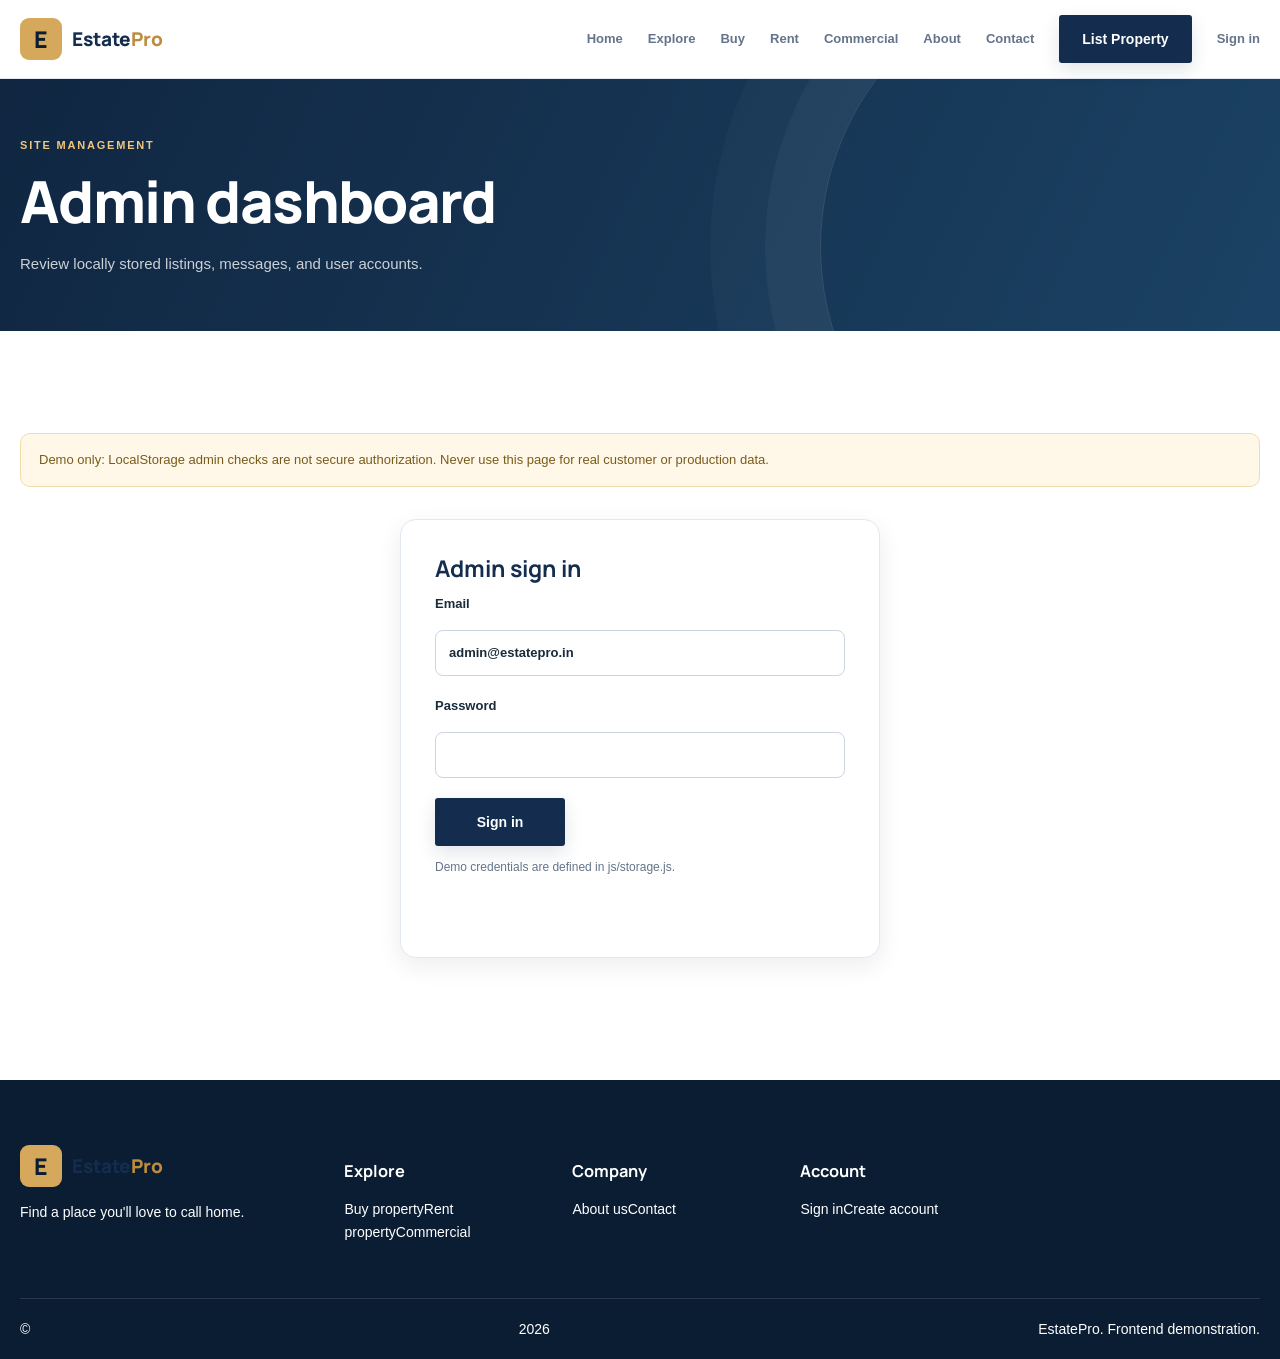
<file: admin.html>
<!DOCTYPE html>
<html lang="en">
<head>
  <meta charset="UTF-8">
  <meta name="viewport" content="width=device-width, initial-scale=1.0">
  <meta name="theme-color" content="#142D4E">
  <title>Admin dashboard | EstatePro</title>
  <link rel="preconnect" href="https://fonts.googleapis.com">
  <link rel="preconnect" href="https://fonts.gstatic.com" crossorigin>
  <link href="https://fonts.googleapis.com/css2?family=DM+Sans:wght@400;500;600;700&family=Manrope:wght@500;600;700;800&display=swap" rel="stylesheet">
  <link rel="stylesheet" href="css/style.css">
  <link rel="stylesheet" href="css/components.css">
  <link rel="stylesheet" href="css/responsive.css">
  <link rel="stylesheet" href="css/admin.css">
</head>
<body>
  <header class="site-header">
    <div class="container nav-container">
      <a class="brand" href="index.html"><span class="brand-mark">E</span><span>Estate<span class="brand-accent">Pro</span></span></a>
      <button class="mobile-menu-btn" id="mobileMenuToggle" aria-label="Toggle navigation" aria-expanded="false">☰</button>
      <nav class="main-navigation" id="mainNavigation">
        <a class="nav-link" href="index.html">Home</a><a class="nav-link" href="properties.html">Explore</a>
        <a class="nav-link" href="buy.html">Buy</a><a class="nav-link" href="rent.html">Rent</a>
        <a class="nav-link" href="commercial.html">Commercial</a><a class="nav-link" href="about.html">About</a>
        <a class="nav-link" href="contact.html">Contact</a>
        <a class="btn btn-primary nav-cta" href="post-property.html">List Property</a>
        <a class="nav-link" href="login.html" id="navAccountLink">Sign in</a>
      </nav>
    </div>
  </header>
  <main>
<section class="page-hero compact"><div class="container"><p class="eyebrow">SITE MANAGEMENT</p><h1>Admin dashboard</h1><p>Review locally stored listings, messages, and user accounts.</p></div></section>
<section class="section"><div class="container">
  <div class="notice warning-notice">Demo only: LocalStorage admin checks are not secure authorization. Never use this page for real customer or production data.</div>
  <div id="adminLoginPanel" class="form-card narrow"><h2>Admin sign in</h2><form id="adminLoginForm"><label class="form-group">Email<input name="email" type="email" required value="admin@estatepro.in"></label><label class="form-group">Password<input name="password" type="password" required></label><button class="btn btn-primary">Sign in</button><p class="muted">Demo credentials are defined in js/storage.js.</p><p id="adminFeedback" class="form-feedback"></p></form></div>
  <div id="adminPanel" hidden><div id="adminStats" class="dashboard-stats"></div>
  <h2 class="mt-32">Property listings</h2><div id="adminProperties" class="table-wrap"></div>
  <h2 class="mt-32">Contact messages</h2><div id="adminMessages" class="table-wrap"></div>
  <h2 class="mt-32">Registered users</h2><div id="adminUsers" class="table-wrap"></div>
  </div>
</div></section>
</main>
  <footer class="site-footer"><div class="container footer-grid">
    <div><a class="brand footer-brand" href="index.html"><span class="brand-mark">E</span><span>Estate<span class="brand-accent">Pro</span></span></a>
    <p>Find a place you'll love to call home.</p></div>
    <div><h3>Explore</h3><a href="buy.html">Buy property</a><a href="rent.html">Rent property</a><a href="commercial.html">Commercial</a></div>
    <div><h3>Company</h3><a href="about.html">About us</a><a href="contact.html">Contact</a></div>
    <div><h3>Account</h3><a href="login.html">Sign in</a><a href="register.html">Create account</a></div>
  </div><div class="container footer-bottom">© <span data-year></span> EstatePro. Frontend demonstration.</div></footer>
  <div id="toastContainer" class="toast-container" aria-live="polite"></div>
  <script src="js/data.js"></script><script src="js/storage.js"></script><script src="js/utils.js"></script>
  <script src="js/admin.js"></script><script src="js/main.js"></script>
</body></html>
</file>
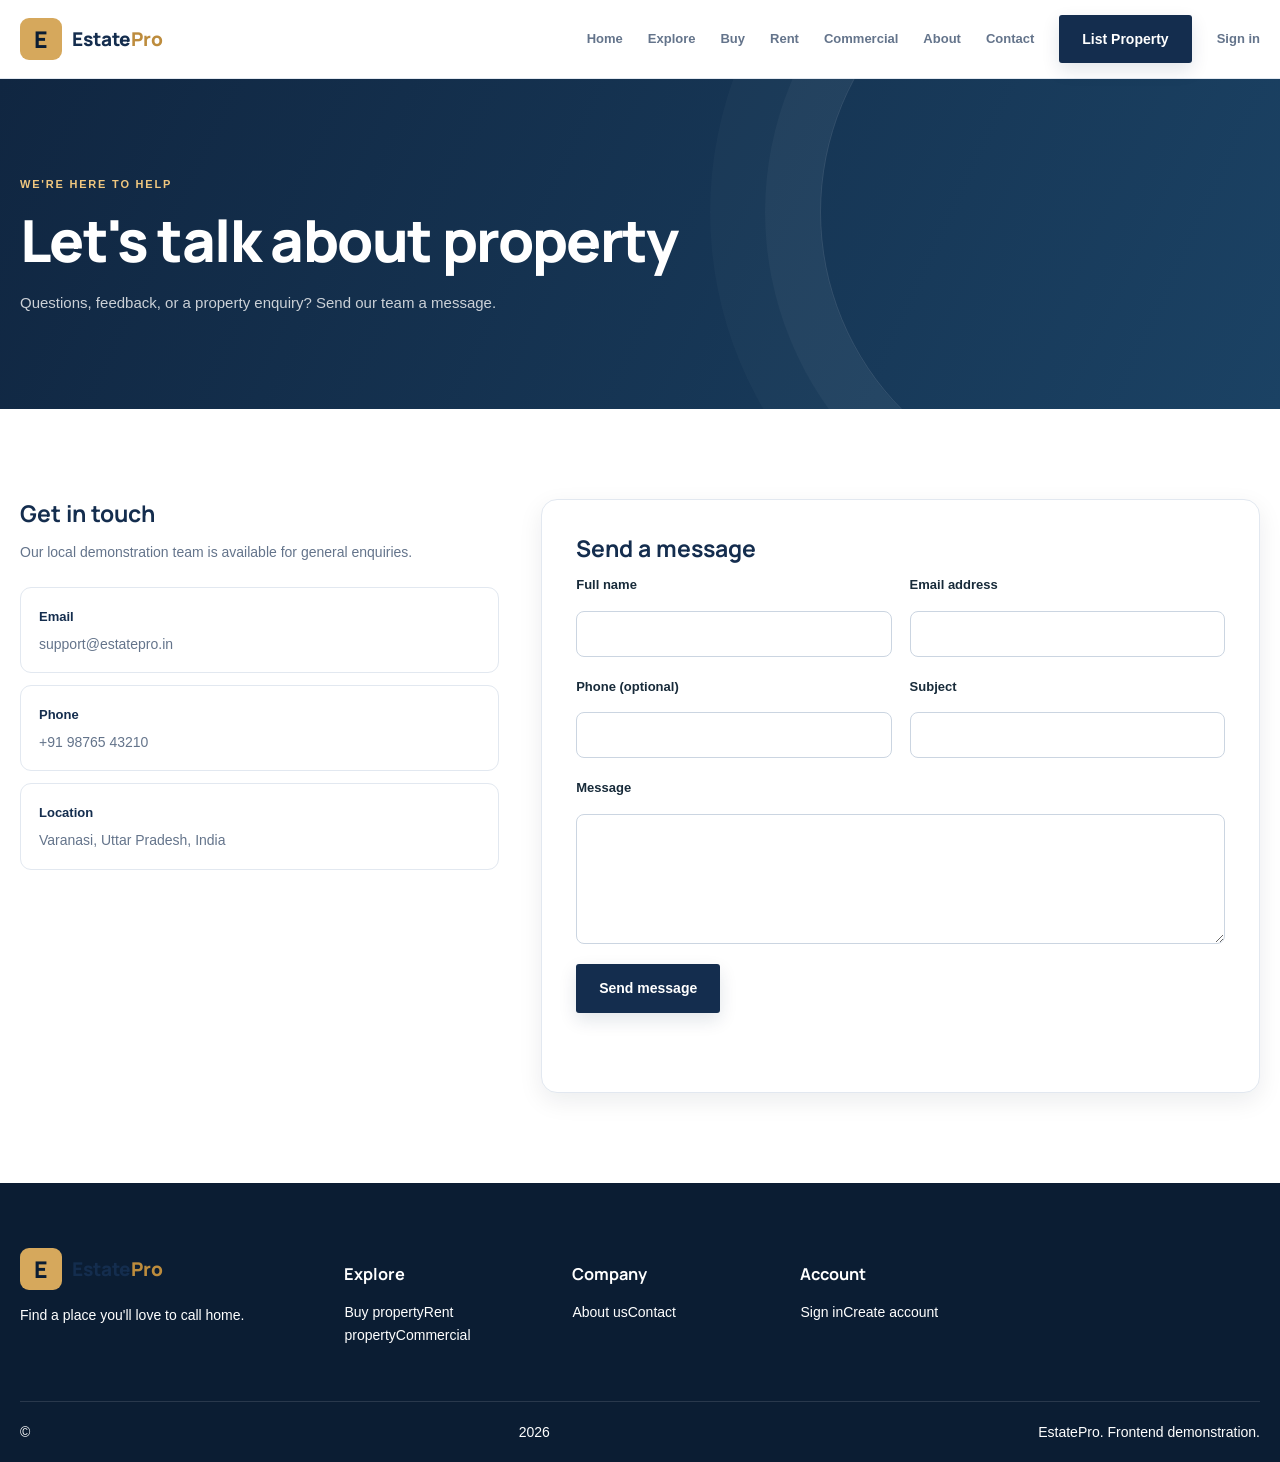
<file: contact.html>
<!DOCTYPE html>
<html lang="en">
<head>
  <meta charset="UTF-8">
  <meta name="viewport" content="width=device-width, initial-scale=1.0">
  <meta name="theme-color" content="#142D4E">
  <title>Contact us | EstatePro</title>
  <link rel="preconnect" href="https://fonts.googleapis.com">
  <link rel="preconnect" href="https://fonts.gstatic.com" crossorigin>
  <link href="https://fonts.googleapis.com/css2?family=DM+Sans:wght@400;500;600;700&family=Manrope:wght@500;600;700;800&display=swap" rel="stylesheet">
  <link rel="stylesheet" href="css/style.css">
  <link rel="stylesheet" href="css/components.css">
  <link rel="stylesheet" href="css/responsive.css">

</head>
<body>
  <header class="site-header">
    <div class="container nav-container">
      <a class="brand" href="index.html"><span class="brand-mark">E</span><span>Estate<span class="brand-accent">Pro</span></span></a>
      <button class="mobile-menu-btn" id="mobileMenuToggle" aria-label="Toggle navigation" aria-expanded="false">☰</button>
      <nav class="main-navigation" id="mainNavigation">
        <a class="nav-link" href="index.html">Home</a><a class="nav-link" href="properties.html">Explore</a>
        <a class="nav-link" href="buy.html">Buy</a><a class="nav-link" href="rent.html">Rent</a>
        <a class="nav-link" href="commercial.html">Commercial</a><a class="nav-link" href="about.html">About</a>
        <a class="nav-link" href="contact.html">Contact</a>
        <a class="btn btn-primary nav-cta" href="post-property.html">List Property</a>
        <a class="nav-link" href="login.html" id="navAccountLink">Sign in</a>
      </nav>
    </div>
  </header>
  <main>
<section class="page-hero"><div class="container"><p class="eyebrow">WE'RE HERE TO HELP</p><h1>Let's talk about property</h1><p>Questions, feedback, or a property enquiry? Send our team a message.</p></div></section>
<section class="section"><div class="container two-column">
  <div><h2>Get in touch</h2><p>Our local demonstration team is available for general enquiries.</p>
    <div class="info-card"><strong>Email</strong><p>support@estatepro.in</p></div>
    <div class="info-card"><strong>Phone</strong><p>+91 98765 43210</p></div>
    <div class="info-card"><strong>Location</strong><p>Varanasi, Uttar Pradesh, India</p></div>
  </div>
  <form class="form-card" id="contactForm">
    <h2>Send a message</h2>
    <div class="form-grid">
      <label class="form-group">Full name<input name="name" required minlength="2" autocomplete="name"></label>
      <label class="form-group">Email address<input name="email" type="email" required autocomplete="email"></label>
      <label class="form-group">Phone (optional)<input name="phone" type="tel" inputmode="numeric"></label>
      <label class="form-group">Subject<input name="subject" required></label>
      <label class="form-group full-span">Message<textarea name="message" rows="5" required minlength="10"></textarea></label>
    </div><button class="btn btn-primary" type="submit">Send message</button>
    <p class="form-feedback" id="contactFeedback" role="status"></p>
  </form>
</div></section>
</main>
  <footer class="site-footer"><div class="container footer-grid">
    <div><a class="brand footer-brand" href="index.html"><span class="brand-mark">E</span><span>Estate<span class="brand-accent">Pro</span></span></a>
    <p>Find a place you'll love to call home.</p></div>
    <div><h3>Explore</h3><a href="buy.html">Buy property</a><a href="rent.html">Rent property</a><a href="commercial.html">Commercial</a></div>
    <div><h3>Company</h3><a href="about.html">About us</a><a href="contact.html">Contact</a></div>
    <div><h3>Account</h3><a href="login.html">Sign in</a><a href="register.html">Create account</a></div>
  </div><div class="container footer-bottom">© <span data-year></span> EstatePro. Frontend demonstration.</div></footer>
  <div id="toastContainer" class="toast-container" aria-live="polite"></div>
  <script src="js/data.js"></script><script src="js/storage.js"></script><script src="js/utils.js"></script>
  <script src="js/contact.js"></script><script src="js/main.js"></script>
</body></html>
</file>
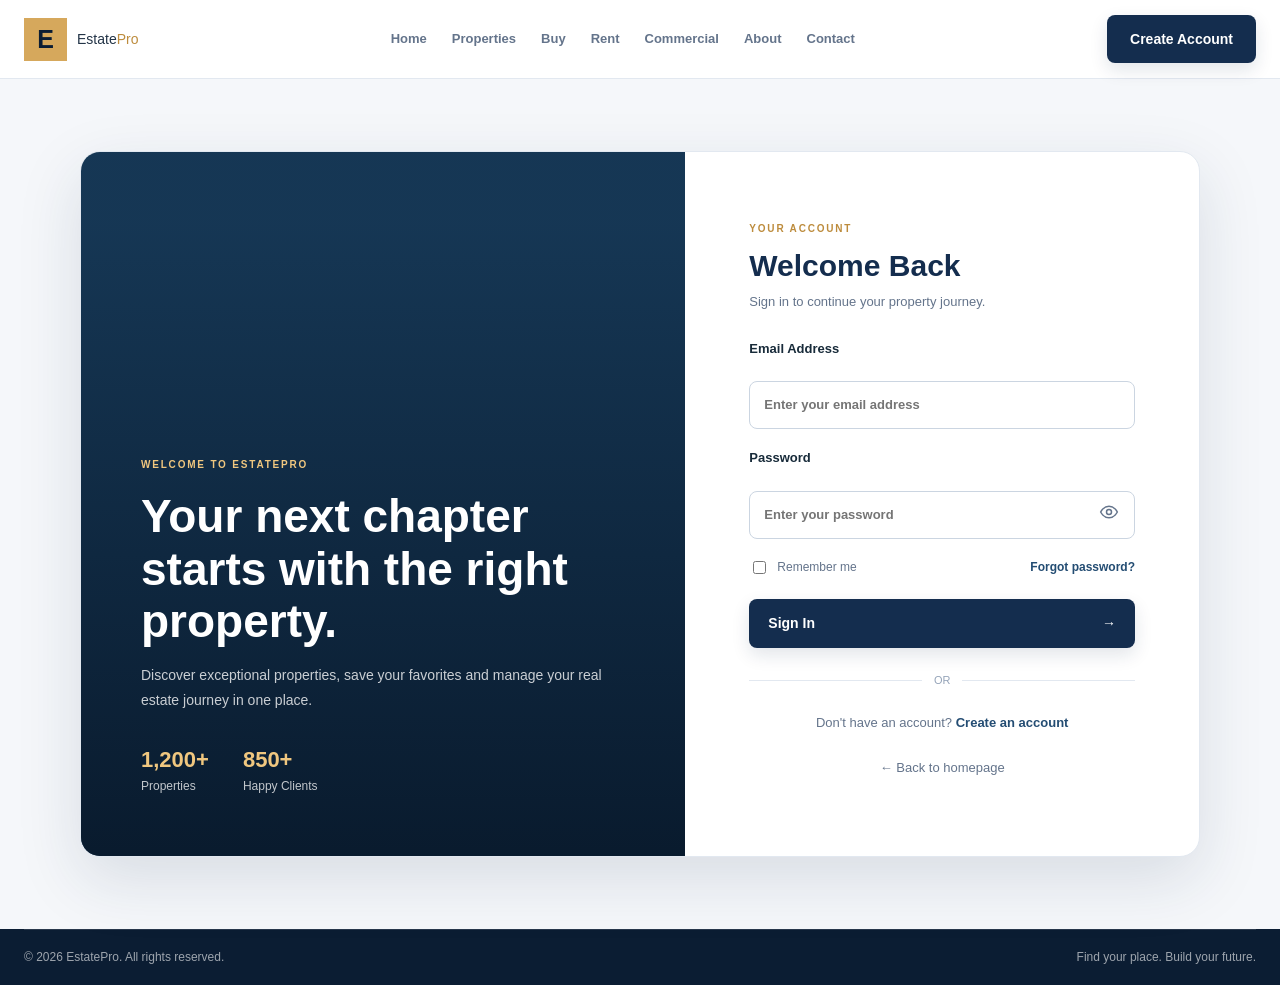
<file: dashboard.html>
<!DOCTYPE html>
<html lang="en">
<head>
  <meta charset="UTF-8">
  <meta name="viewport" content="width=device-width, initial-scale=1.0">
  <meta name="theme-color" content="#142D4E">
  <title>My dashboard | EstatePro</title>
  <link rel="preconnect" href="https://fonts.googleapis.com">
  <link rel="preconnect" href="https://fonts.gstatic.com" crossorigin>
  <link href="https://fonts.googleapis.com/css2?family=DM+Sans:wght@400;500;600;700&family=Manrope:wght@500;600;700;800&display=swap" rel="stylesheet">
  <link rel="stylesheet" href="css/style.css">
  <link rel="stylesheet" href="css/components.css">
  <link rel="stylesheet" href="css/responsive.css">
  <link rel="stylesheet" href="css/dashboard.css">
</head>
<body>
  <header class="site-header">
    <div class="container nav-container">
      <a class="brand" href="index.html"><span class="brand-mark">E</span><span>Estate<span class="brand-accent">Pro</span></span></a>
      <button class="mobile-menu-btn" id="mobileMenuToggle" aria-label="Toggle navigation" aria-expanded="false">☰</button>
      <nav class="main-navigation" id="mainNavigation">
        <a class="nav-link" href="index.html">Home</a><a class="nav-link" href="properties.html">Explore</a>
        <a class="nav-link" href="buy.html">Buy</a><a class="nav-link" href="rent.html">Rent</a>
        <a class="nav-link" href="commercial.html">Commercial</a><a class="nav-link" href="about.html">About</a>
        <a class="nav-link" href="contact.html">Contact</a>
        <a class="btn btn-primary nav-cta" href="post-property.html">List Property</a>
        <a class="nav-link" href="login.html" id="navAccountLink">Sign in</a>
      </nav>
    </div>
  </header>
  <main>
<section class="page-hero compact"><div class="container"><p class="eyebrow">YOUR ESTATEPRO ACCOUNT</p><h1>My dashboard</h1><p id="dashboardWelcome">Manage your property activity.</p></div></section>
<section class="section"><div class="container">
  <div class="dashboard-stats" id="dashboardStats"></div>
  <div class="dashboard-layout"><aside class="dashboard-menu"><a class="active" href="dashboard.html">Overview</a><a href="favorites.html">Saved properties</a><a href="post-property.html">Post a property</a><button id="logoutButton" class="text-button">Sign out</button></aside>
  <div class="dashboard-content"><div class="section-heading"><div><p class="eyebrow">ACTIVITY</p><h2>My listed properties</h2></div><a class="btn btn-primary" href="post-property.html">+ Add property</a></div>
  <div id="myProperties" class="property-grid"></div><h2 class="mt-32">My recent enquiries</h2><div id="myInquiries" class="table-wrap"></div></div></div>
</div></section>
</main>
  <footer class="site-footer"><div class="container footer-grid">
    <div><a class="brand footer-brand" href="index.html"><span class="brand-mark">E</span><span>Estate<span class="brand-accent">Pro</span></span></a>
    <p>Find a place you'll love to call home.</p></div>
    <div><h3>Explore</h3><a href="buy.html">Buy property</a><a href="rent.html">Rent property</a><a href="commercial.html">Commercial</a></div>
    <div><h3>Company</h3><a href="about.html">About us</a><a href="contact.html">Contact</a></div>
    <div><h3>Account</h3><a href="login.html">Sign in</a><a href="register.html">Create account</a></div>
  </div><div class="container footer-bottom">© <span data-year></span> EstatePro. Frontend demonstration.</div></footer>
  <div id="toastContainer" class="toast-container" aria-live="polite"></div>
  <script src="js/data.js"></script><script src="js/storage.js"></script><script src="js/utils.js"></script>
  <script src="js/dashboard.js"></script><script src="js/main.js"></script>
</body></html>
</file>
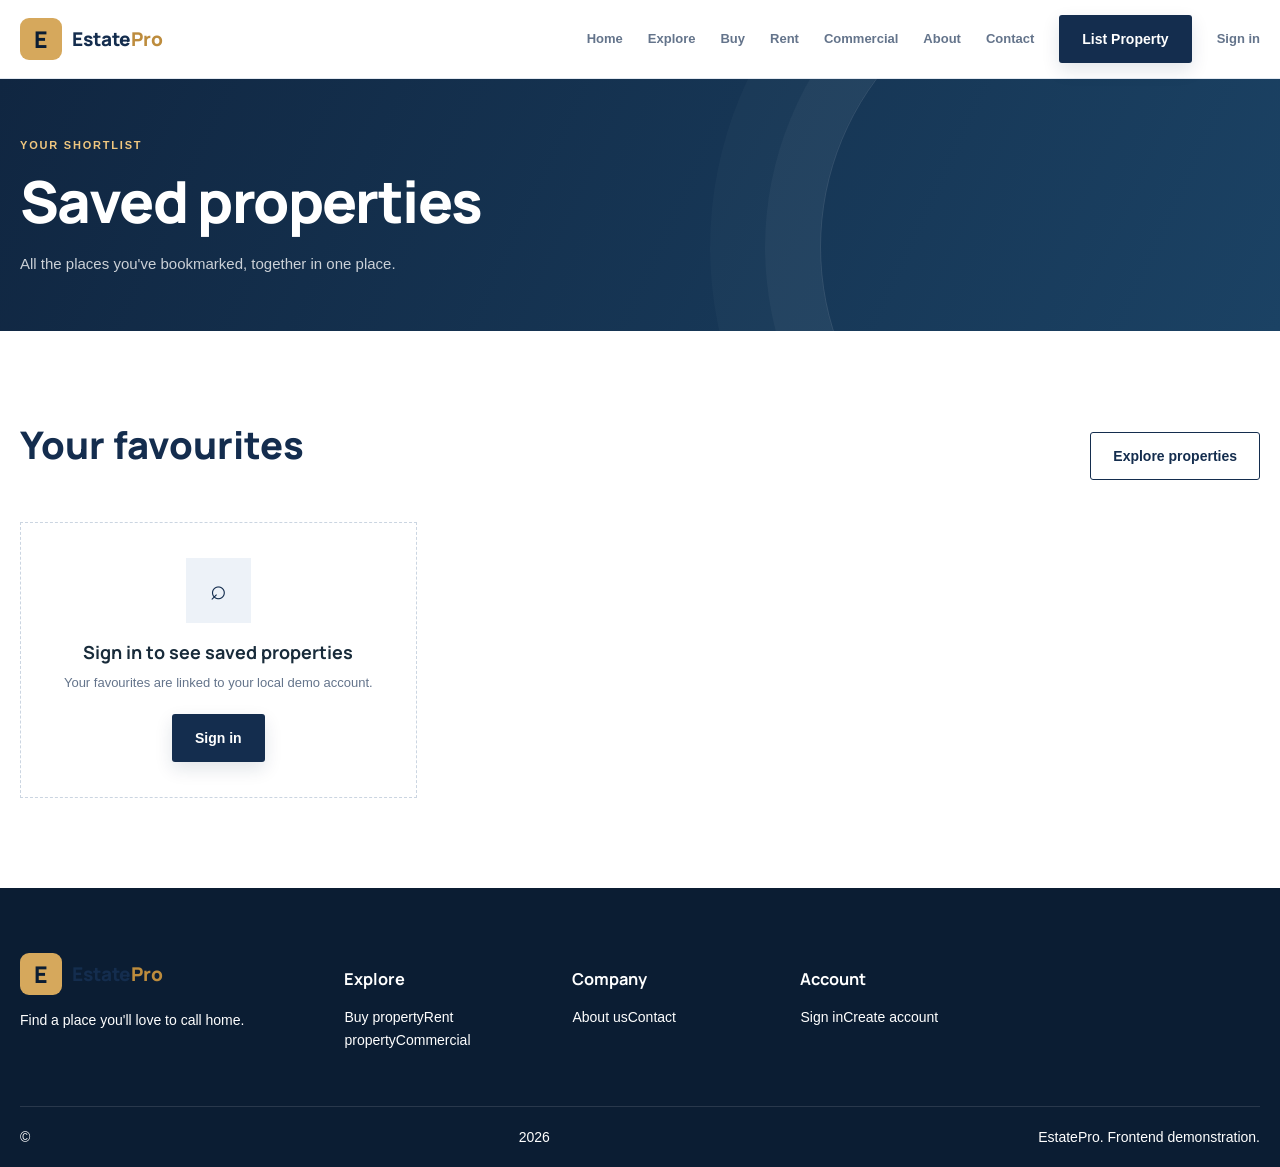
<file: favorites.html>
<!DOCTYPE html>
<html lang="en">
<head>
  <meta charset="UTF-8">
  <meta name="viewport" content="width=device-width, initial-scale=1.0">
  <meta name="theme-color" content="#142D4E">
  <title>Saved properties | EstatePro</title>
  <link rel="preconnect" href="https://fonts.googleapis.com">
  <link rel="preconnect" href="https://fonts.gstatic.com" crossorigin>
  <link href="https://fonts.googleapis.com/css2?family=DM+Sans:wght@400;500;600;700&family=Manrope:wght@500;600;700;800&display=swap" rel="stylesheet">
  <link rel="stylesheet" href="css/style.css">
  <link rel="stylesheet" href="css/components.css">
  <link rel="stylesheet" href="css/responsive.css">

</head>
<body>
  <header class="site-header">
    <div class="container nav-container">
      <a class="brand" href="index.html"><span class="brand-mark">E</span><span>Estate<span class="brand-accent">Pro</span></span></a>
      <button class="mobile-menu-btn" id="mobileMenuToggle" aria-label="Toggle navigation" aria-expanded="false">☰</button>
      <nav class="main-navigation" id="mainNavigation">
        <a class="nav-link" href="index.html">Home</a><a class="nav-link" href="properties.html">Explore</a>
        <a class="nav-link" href="buy.html">Buy</a><a class="nav-link" href="rent.html">Rent</a>
        <a class="nav-link" href="commercial.html">Commercial</a><a class="nav-link" href="about.html">About</a>
        <a class="nav-link" href="contact.html">Contact</a>
        <a class="btn btn-primary nav-cta" href="post-property.html">List Property</a>
        <a class="nav-link" href="login.html" id="navAccountLink">Sign in</a>
      </nav>
    </div>
  </header>
  <main>
<section class="page-hero compact"><div class="container"><p class="eyebrow">YOUR SHORTLIST</p><h1>Saved properties</h1><p>All the places you've bookmarked, together in one place.</p></div></section>
<section class="section"><div class="container"><div class="section-heading"><h2>Your favourites</h2><a href="properties.html" class="btn btn-outline">Explore properties</a></div><div id="favoritesGrid" class="property-grid"></div></div></section>
</main>
  <footer class="site-footer"><div class="container footer-grid">
    <div><a class="brand footer-brand" href="index.html"><span class="brand-mark">E</span><span>Estate<span class="brand-accent">Pro</span></span></a>
    <p>Find a place you'll love to call home.</p></div>
    <div><h3>Explore</h3><a href="buy.html">Buy property</a><a href="rent.html">Rent property</a><a href="commercial.html">Commercial</a></div>
    <div><h3>Company</h3><a href="about.html">About us</a><a href="contact.html">Contact</a></div>
    <div><h3>Account</h3><a href="login.html">Sign in</a><a href="register.html">Create account</a></div>
  </div><div class="container footer-bottom">© <span data-year></span> EstatePro. Frontend demonstration.</div></footer>
  <div id="toastContainer" class="toast-container" aria-live="polite"></div>
  <script src="js/data.js"></script><script src="js/storage.js"></script><script src="js/utils.js"></script>
  <script src="js/favorites.js"></script><script src="js/main.js"></script>
</body></html>
</file>
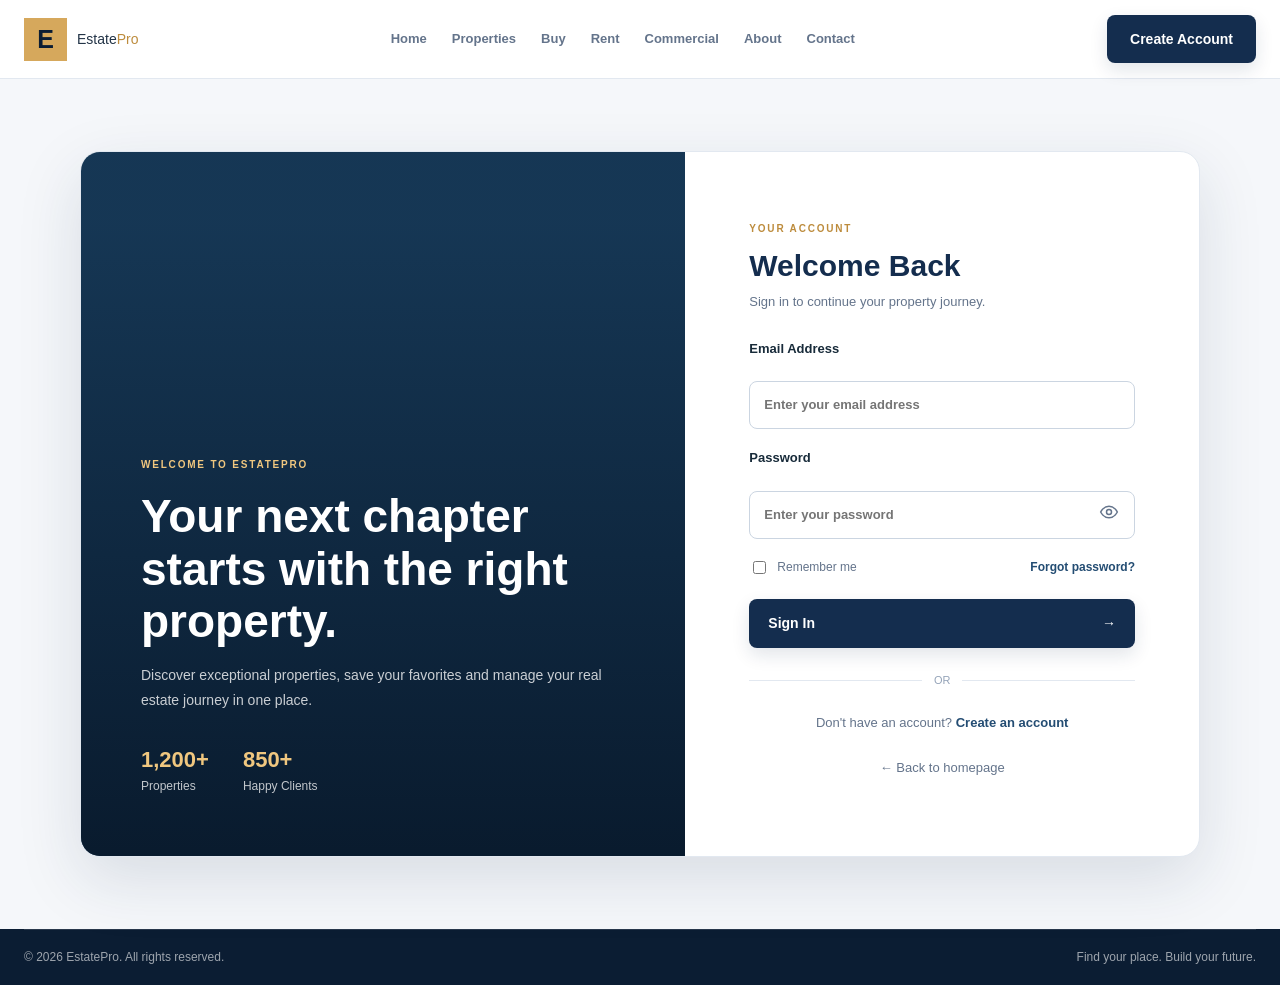
<file: login.html>
<!DOCTYPE html>
<html lang="en">
<head>
    <meta charset="UTF-8">
    <meta name="viewport" content="width=device-width, initial-scale=1.0">
    <meta name="description" content="Login to your EstatePro account to manage properties, favorites and enquiries.">
    <title>Login | EstatePro</title>

    <link rel="stylesheet" href="css/components.css">
    <link rel="stylesheet" href="css/style.css">
    <link rel="stylesheet" href="css/responsive.css">
    <link rel="stylesheet" href="css/auth.css">
</head>
<body class="auth-page">

    <header class="site-header">
        <div class="container header-container">
            <a href="index.html" class="logo">
                <span class="logo-icon">E</span>
                <span>Estate<span class="logo-highlight">Pro</span></span>
            </a>

            <button class="mobile-menu-toggle" id="mobileMenuToggle" aria-label="Toggle navigation">
                <span></span><span></span><span></span>
            </button>

            <nav class="main-navigation" id="mainNavigation">
                <a href="index.html">Home</a>
                <a href="properties.html">Properties</a>
                <a href="buy.html">Buy</a>
                <a href="rent.html">Rent</a>
                <a href="commercial.html">Commercial</a>
                <a href="about.html">About</a>
                <a href="contact.html">Contact</a>
            </nav>

            <div class="header-actions">
                <a href="register.html" class="btn btn-primary">Create Account</a>
            </div>
        </div>
    </header>

    <main class="auth-main">
        <section class="auth-section">
            <div class="auth-container">

                <div class="auth-visual">
                    <div class="auth-visual-overlay"></div>

                    <div class="auth-visual-content">
                        <span class="auth-eyebrow">WELCOME TO ESTATEPRO</span>

                        <h1>Your next chapter starts with the right property.</h1>

                        <p>
                            Discover exceptional properties, save your favorites
                            and manage your real estate journey in one place.
                        </p>

                        <div class="auth-visual-stats">
                            <div>
                                <strong>1,200+</strong>
                                <span>Properties</span>
                            </div>
                            <div>
                                <strong>850+</strong>
                                <span>Happy Clients</span>
                            </div>
                        </div>
                    </div>
                </div>

                <div class="auth-form-panel">
                    <div class="auth-form-wrapper">

                        <div class="auth-heading">
                            <span class="auth-small-heading">YOUR ACCOUNT</span>
                            <h2>Welcome Back</h2>
                            <p>Sign in to continue your property journey.</p>
                        </div>

                        <div id="loginFormMessage" class="auth-message" role="alert"></div>

                        <form id="loginForm" novalidate>

                            <div class="form-group">
                                <label for="loginEmail">Email Address</label>

                                <input
                                    type="email"
                                    id="loginEmail"
                                    name="email"
                                    placeholder="Enter your email address"
                                    autocomplete="email"
                                    required
                                >
                            </div>

                            <div class="form-group">
                                <label for="loginPassword">Password</label>

                                <div class="password-input-wrapper">
                                    <input
                                        type="password"
                                        id="loginPassword"
                                        name="password"
                                        placeholder="Enter your password"
                                        autocomplete="current-password"
                                        required
                                    >

                                    <button
                                        type="button"
                                        class="password-toggle"
                                        data-password-toggle="loginPassword"
                                        aria-label="Show password"
                                    >
                                        <svg viewBox="0 0 24 24" width="20" height="20" fill="none" stroke="currentColor" stroke-width="1.8">
                                            <path d="M2 12s3.6-7 10-7 10 7 10 7-3.6 7-10 7S2 12 2 12Z"/>
                                            <circle cx="12" cy="12" r="3"/>
                                        </svg>
                                    </button>
                                </div>
                            </div>

                            <div class="auth-form-options">
                                <label class="auth-checkbox">
                                    <input type="checkbox" id="rememberMe" name="rememberMe">
                                    <span>Remember me</span>
                                </label>

                                <a href="forgot-password.html" class="auth-link">
                                    Forgot password?
                                </a>
                            </div>

                            <button type="submit" class="btn btn-primary auth-submit-btn" id="loginSubmitBtn">
                                Sign In
                                <span aria-hidden="true">→</span>
                            </button>

                        </form>

                        <div class="auth-divider">
                            <span>OR</span>
                        </div>

                        <p class="auth-switch-text">
                            Don't have an account?
                            <a href="register.html">Create an account</a>
                        </p>

                        <p class="auth-back-home">
                            <a href="index.html">← Back to homepage</a>
                        </p>

                    </div>
                </div>

            </div>
        </section>
    </main>

    <footer class="site-footer">
        <div class="container footer-bottom">
            <p>© <span class="current-year"></span> EstatePro. All rights reserved.</p>
            <p>Find your place. Build your future.</p>
        </div>
    </footer>

    <script src="js/data.js"></script>
    <script src="js/storage.js"></script>
    <script src="js/utils.js"></script>
    <script src="js/auth.js"></script>
    <script src="js/main.js"></script>

</body>
</html>
</file>
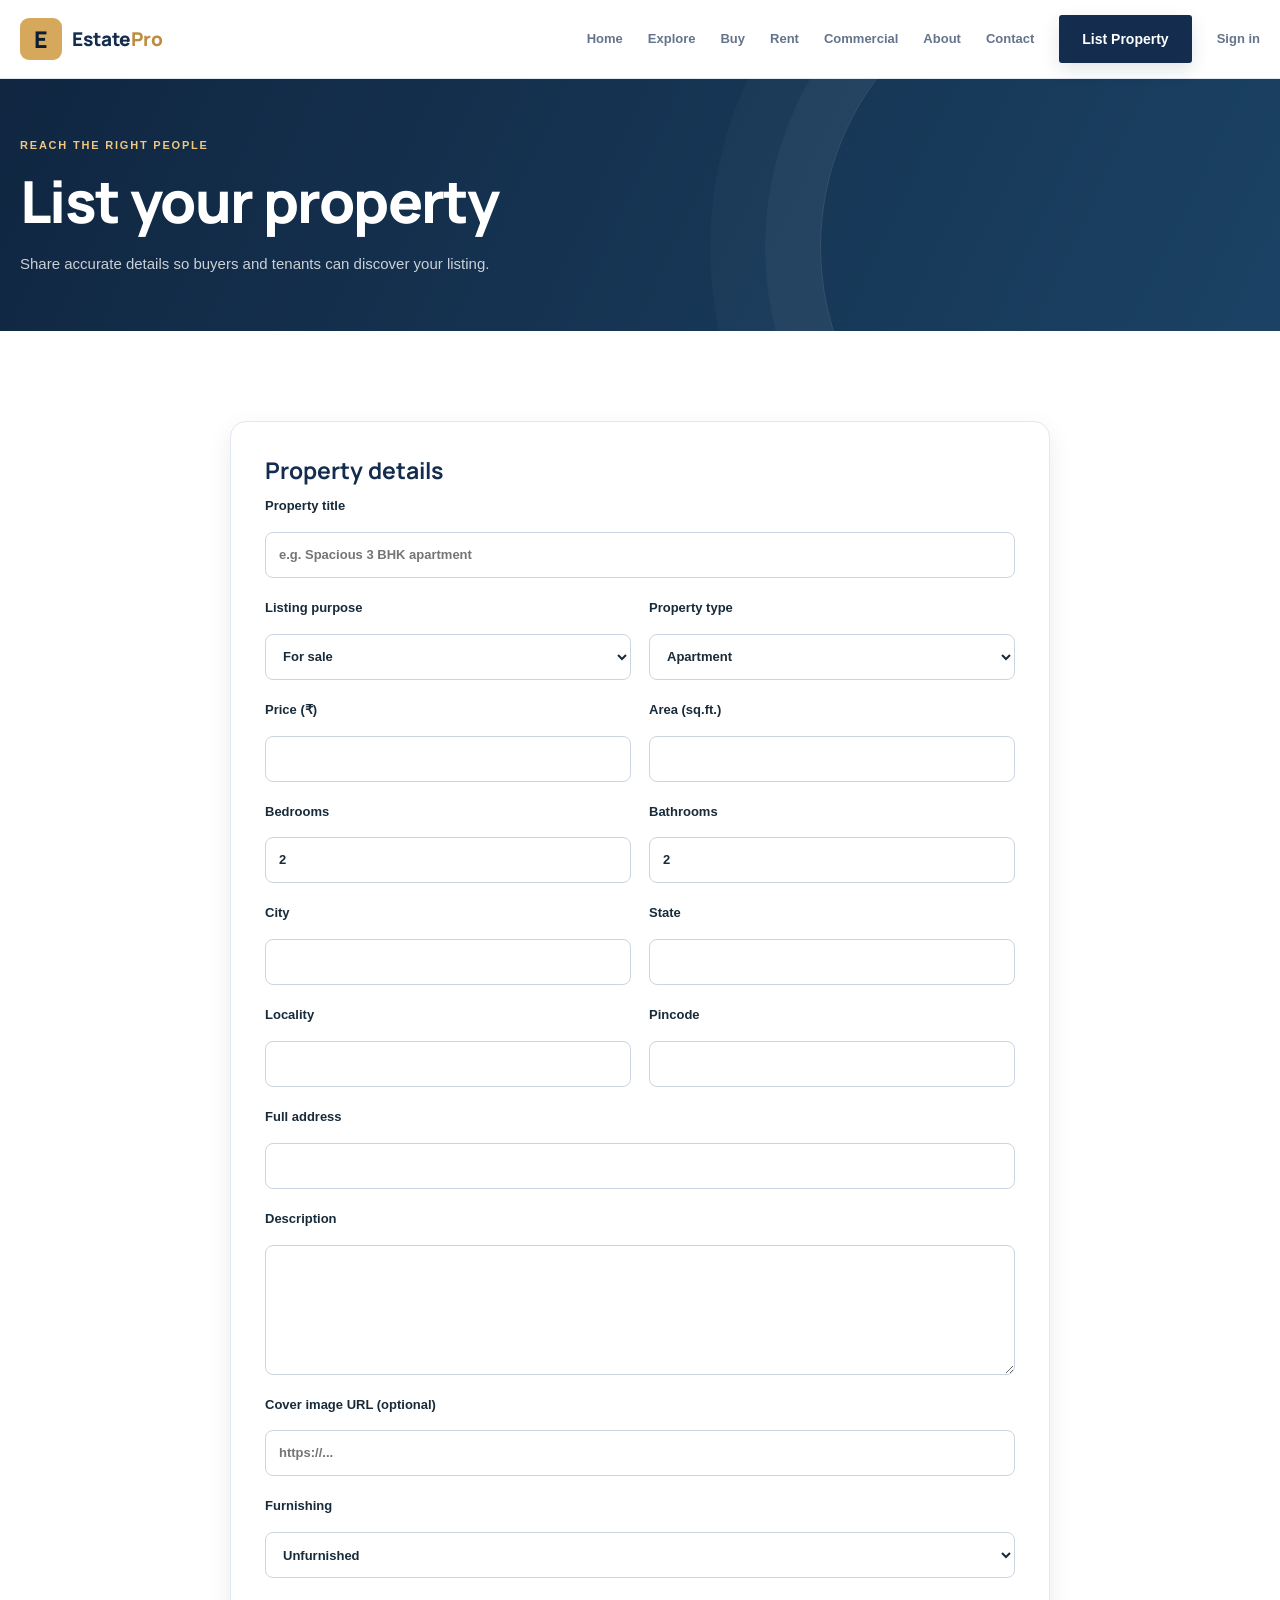
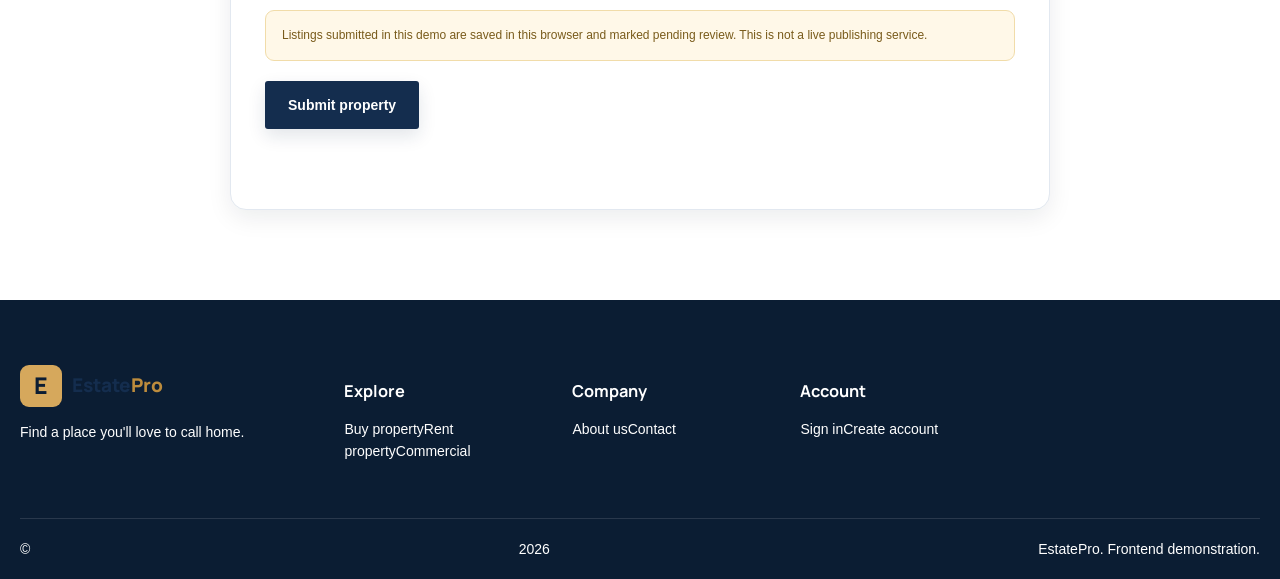
<file: post-property.html>
<!DOCTYPE html>
<html lang="en">
<head>
  <meta charset="UTF-8">
  <meta name="viewport" content="width=device-width, initial-scale=1.0">
  <meta name="theme-color" content="#142D4E">
  <title>List your property | EstatePro</title>
  <link rel="preconnect" href="https://fonts.googleapis.com">
  <link rel="preconnect" href="https://fonts.gstatic.com" crossorigin>
  <link href="https://fonts.googleapis.com/css2?family=DM+Sans:wght@400;500;600;700&family=Manrope:wght@500;600;700;800&display=swap" rel="stylesheet">
  <link rel="stylesheet" href="css/style.css">
  <link rel="stylesheet" href="css/components.css">
  <link rel="stylesheet" href="css/responsive.css">

</head>
<body>
  <header class="site-header">
    <div class="container nav-container">
      <a class="brand" href="index.html"><span class="brand-mark">E</span><span>Estate<span class="brand-accent">Pro</span></span></a>
      <button class="mobile-menu-btn" id="mobileMenuToggle" aria-label="Toggle navigation" aria-expanded="false">☰</button>
      <nav class="main-navigation" id="mainNavigation">
        <a class="nav-link" href="index.html">Home</a><a class="nav-link" href="properties.html">Explore</a>
        <a class="nav-link" href="buy.html">Buy</a><a class="nav-link" href="rent.html">Rent</a>
        <a class="nav-link" href="commercial.html">Commercial</a><a class="nav-link" href="about.html">About</a>
        <a class="nav-link" href="contact.html">Contact</a>
        <a class="btn btn-primary nav-cta" href="post-property.html">List Property</a>
        <a class="nav-link" href="login.html" id="navAccountLink">Sign in</a>
      </nav>
    </div>
  </header>
  <main>
<section class="page-hero compact"><div class="container"><p class="eyebrow">REACH THE RIGHT PEOPLE</p><h1>List your property</h1><p>Share accurate details so buyers and tenants can discover your listing.</p></div></section>
<section class="section"><div class="container narrow"><form class="form-card" id="propertyForm">
  <h2>Property details</h2><div class="form-grid">
    <label class="form-group full-span">Property title<input name="title" required maxlength="90" placeholder="e.g. Spacious 3 BHK apartment"></label>
    <label class="form-group">Listing purpose<select name="listingType" required><option value="buy">For sale</option><option value="rent">For rent</option></select></label>
    <label class="form-group">Property type<select name="type" required><option value="apartment">Apartment</option><option value="villa">Villa</option><option value="independent-house">Independent house</option><option value="plot">Residential plot</option><option value="commercial">Commercial space</option><option value="office">Office space</option></select></label>
    <label class="form-group">Price (₹)<input name="price" type="number" min="1" required></label>
    <label class="form-group">Area (sq.ft.)<input name="area" type="number" min="1" required></label>
    <label class="form-group">Bedrooms<input name="bedrooms" type="number" min="0" value="2"></label>
    <label class="form-group">Bathrooms<input name="bathrooms" type="number" min="0" value="2"></label>
    <label class="form-group">City<input name="city" required></label>
    <label class="form-group">State<input name="state" required></label>
    <label class="form-group">Locality<input name="locality" required></label>
    <label class="form-group">Pincode<input name="pincode" inputmode="numeric" pattern="[0-9]{6}" required></label>
    <label class="form-group full-span">Full address<input name="address" required></label>
    <label class="form-group full-span">Description<textarea name="description" rows="5" required minlength="30"></textarea></label>
    <label class="form-group full-span">Cover image URL (optional)<input name="coverImage" type="url" placeholder="https://..."></label>
    <label class="form-group full-span">Furnishing<select name="furnishing"><option>Unfurnished</option><option>Semi-Furnished</option><option>Fully-Furnished</option><option>Not Applicable</option></select></label>
  </div>
  <p class="notice">Listings submitted in this demo are saved in this browser and marked pending review. This is not a live publishing service.</p>
  <button class="btn btn-primary" type="submit">Submit property</button><p id="propertyFeedback" class="form-feedback" role="status"></p>
</form></div></section>
</main>
  <footer class="site-footer"><div class="container footer-grid">
    <div><a class="brand footer-brand" href="index.html"><span class="brand-mark">E</span><span>Estate<span class="brand-accent">Pro</span></span></a>
    <p>Find a place you'll love to call home.</p></div>
    <div><h3>Explore</h3><a href="buy.html">Buy property</a><a href="rent.html">Rent property</a><a href="commercial.html">Commercial</a></div>
    <div><h3>Company</h3><a href="about.html">About us</a><a href="contact.html">Contact</a></div>
    <div><h3>Account</h3><a href="login.html">Sign in</a><a href="register.html">Create account</a></div>
  </div><div class="container footer-bottom">© <span data-year></span> EstatePro. Frontend demonstration.</div></footer>
  <div id="toastContainer" class="toast-container" aria-live="polite"></div>
  <script src="js/data.js"></script><script src="js/storage.js"></script><script src="js/utils.js"></script>
  <script src="js/properties.js"></script><script src="js/main.js"></script>
</body></html>
</file>
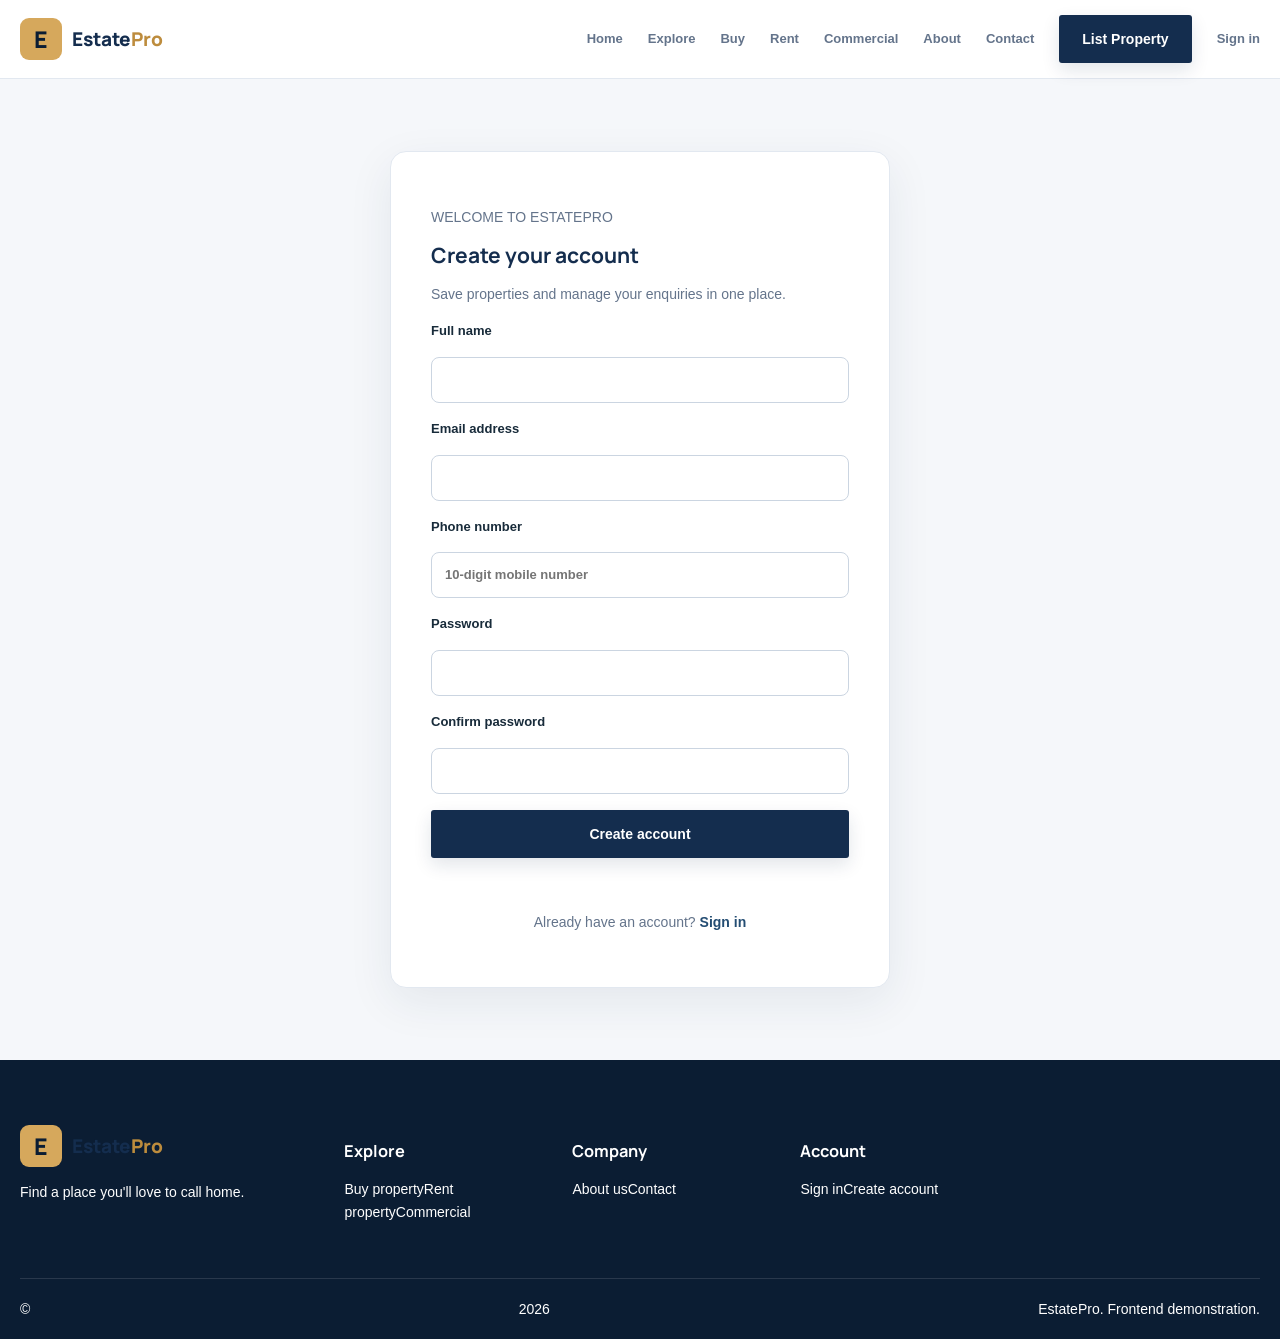
<file: register.html>
<!DOCTYPE html>
<html lang="en">
<head>
  <meta charset="UTF-8">
  <meta name="viewport" content="width=device-width, initial-scale=1.0">
  <meta name="theme-color" content="#142D4E">
  <title>Create account | EstatePro</title>
  <link rel="preconnect" href="https://fonts.googleapis.com">
  <link rel="preconnect" href="https://fonts.gstatic.com" crossorigin>
  <link href="https://fonts.googleapis.com/css2?family=DM+Sans:wght@400;500;600;700&family=Manrope:wght@500;600;700;800&display=swap" rel="stylesheet">
  <link rel="stylesheet" href="css/style.css">
  <link rel="stylesheet" href="css/components.css">
  <link rel="stylesheet" href="css/responsive.css">
  <link rel="stylesheet" href="css/auth.css">
</head>
<body>
  <header class="site-header">
    <div class="container nav-container">
      <a class="brand" href="index.html"><span class="brand-mark">E</span><span>Estate<span class="brand-accent">Pro</span></span></a>
      <button class="mobile-menu-btn" id="mobileMenuToggle" aria-label="Toggle navigation" aria-expanded="false">☰</button>
      <nav class="main-navigation" id="mainNavigation">
        <a class="nav-link" href="index.html">Home</a><a class="nav-link" href="properties.html">Explore</a>
        <a class="nav-link" href="buy.html">Buy</a><a class="nav-link" href="rent.html">Rent</a>
        <a class="nav-link" href="commercial.html">Commercial</a><a class="nav-link" href="about.html">About</a>
        <a class="nav-link" href="contact.html">Contact</a>
        <a class="btn btn-primary nav-cta" href="post-property.html">List Property</a>
        <a class="nav-link" href="login.html" id="navAccountLink">Sign in</a>
      </nav>
    </div>
  </header>
  <main>
<section class="auth-section"><div class="auth-card">
  <p class="eyebrow">WELCOME TO ESTATEPRO</p><h1>Create your account</h1><p>Save properties and manage your enquiries in one place.</p>
  <form id="registerForm">
    <label class="form-group">Full name<input name="name" required minlength="2" autocomplete="name"></label>
    <label class="form-group">Email address<input name="email" type="email" required autocomplete="email"></label>
    <label class="form-group">Phone number<input name="phone" type="tel" required inputmode="numeric" placeholder="10-digit mobile number"></label>
    <label class="form-group">Password<input name="password" type="password" required minlength="8" autocomplete="new-password"></label>
    <label class="form-group">Confirm password<input name="confirmPassword" type="password" required minlength="8" autocomplete="new-password"></label>
    <button class="btn btn-primary btn-block" type="submit">Create account</button><p id="registerFeedback" class="form-feedback" role="status"></p>
  </form><p class="auth-switch">Already have an account? <a href="login.html">Sign in</a></p>
</div></section>
</main>
  <footer class="site-footer"><div class="container footer-grid">
    <div><a class="brand footer-brand" href="index.html"><span class="brand-mark">E</span><span>Estate<span class="brand-accent">Pro</span></span></a>
    <p>Find a place you'll love to call home.</p></div>
    <div><h3>Explore</h3><a href="buy.html">Buy property</a><a href="rent.html">Rent property</a><a href="commercial.html">Commercial</a></div>
    <div><h3>Company</h3><a href="about.html">About us</a><a href="contact.html">Contact</a></div>
    <div><h3>Account</h3><a href="login.html">Sign in</a><a href="register.html">Create account</a></div>
  </div><div class="container footer-bottom">© <span data-year></span> EstatePro. Frontend demonstration.</div></footer>
  <div id="toastContainer" class="toast-container" aria-live="polite"></div>
  <script src="js/data.js"></script><script src="js/storage.js"></script><script src="js/utils.js"></script>
  <script src="js/auth.js"></script><script src="js/main.js"></script>
</body></html>
</file>
<file: css/style.css>
/* =========================================================
   ESTATEPRO - MAIN WEBSITE STYLESHEET
   File: css/style.css
========================================================= */

/* ================= GLOBAL ================= */

html {
    scroll-behavior: smooth;
}

body {
    margin: 0;
    padding: 0;
    font-family: var(--font-primary);
    color: var(--text-primary);
    background: var(--white);
    font-size: 14px;
    line-height: 1.6;
}

body,
button,
input,
select,
textarea {
    font-family: var(--font-primary);
}

h1,
h2,
h3,
h4,
h5,
h6 {
    font-family: var(--font-heading);
    line-height: 1.25;
}

button,
a {
    -webkit-tap-highlight-color: transparent;
}

::selection {
    color: var(--white);
    background: var(--primary);
}

.section {
    padding: 90px 0;
}

.section-heading {
    display: flex;
    align-items: flex-end;
    justify-content: space-between;
    gap: 25px;
    margin-bottom: 42px;
}

.section-heading.centered {
    display: flex;
    flex-direction: column;
    align-items: center;
    text-align: center;
}

.section-eyebrow {
    display: inline-block;
    margin-bottom: 13px;
    color: var(--accent-dark);
    font-size: 11px;
    font-weight: 800;
    letter-spacing: 2px;
}

.section-heading h2 {
    margin: 0 0 12px;
    color: var(--primary);
    font-size: clamp(27px, 3vw, 38px);
    font-weight: 800;
}

.section-heading p {
    max-width: 570px;
    margin: 0;
    color: var(--text-secondary);
    font-size: 14px;
}

.text-link {
    display: inline-flex;
    align-items: center;
    gap: 8px;
    color: var(--primary);
    font-size: 13px;
    font-weight: 700;
    white-space: nowrap;
    transition: var(--transition);
}

.text-link:hover {
    color: var(--accent-dark);
    transform: translateX(4px);
}


/* ================= ANNOUNCEMENT BAR ================= */

.announcement-bar {
    position: relative;
    display: flex;
    align-items: center;
    justify-content: center;
    min-height: 36px;
    padding: 6px 45px;
    color: var(--white);
    background: var(--primary-dark);
    text-align: center;
}

.announcement-bar p {
    margin: 0;
    font-size: 11px;
    letter-spacing: 0.3px;
}

.announcement-bar a {
    margin-left: 5px;
    color: var(--accent);
    font-weight: 700;
}

.announcement-bar a:hover {
    color: var(--white);
}

.announcement-close {
    position: absolute;
    top: 50%;
    right: 20px;
    transform: translateY(-50%);
    color: var(--white);
    background: transparent;
    border: none;
    font-size: 20px;
    cursor: pointer;
}


/* ================= HEADER ================= */

.site-header {
    position: sticky;
    top: 0;
    z-index: 1000;
    width: 100%;
    background: var(--white);
    border-bottom: 1px solid var(--border);
    transition: box-shadow var(--transition);
}

.site-header.scrolled {
    box-shadow: 0 5px 20px rgba(15, 23, 42, 0.08);
}

.header-container {
    display: flex;
    align-items: center;
    justify-content: space-between;
    min-height: 82px;
    gap: 25px;
}


/* Logo */

.logo {
    display: inline-flex;
    align-items: center;
    flex-shrink: 0;
    gap: 10px;
}

.logo-icon {
    display: grid;
    place-items: center;
    width: 43px;
    height: 43px;
    color: var(--primary-dark);
    background: var(--accent);
    font-family: var(--font-heading);
    font-size: 25px;
    font-weight: 800;
}

.logo-text {
    display: flex;
    flex-direction: column;
    color: var(--primary);
    font-family: var(--font-heading);
    font-size: 21px;
    font-weight: 800;
    line-height: 1.1;
}

.logo-text > span {
    display: inline;
    color: var(--accent-dark);
}

.logo-text small {
    margin-top: 4px;
    color: var(--text-secondary);
    font-family: var(--font-primary);
    font-size: 8px;
    font-weight: 700;
    letter-spacing: 2px;
}


/* Navigation */

.main-navigation {
    display: flex;
    align-items: center;
    justify-content: center;
    gap: 25px;
}

.nav-link {
    position: relative;
    padding: 10px 0;
    color: var(--text-secondary);
    font-size: 12px;
    font-weight: 600;
    transition: color var(--transition);
}

.nav-link::after {
    position: absolute;
    right: 0;
    bottom: 2px;
    left: 0;
    height: 2px;
    content: "";
    background: var(--accent);
    transform: scaleX(0);
    transform-origin: left;
    transition: transform var(--transition);
}

.nav-link:hover,
.nav-link.active {
    color: var(--primary);
}

.nav-link:hover::after,
.nav-link.active::after {
    transform: scaleX(1);
}


/* Header Actions */

.header-actions {
    display: flex;
    align-items: center;
    gap: 20px;
    flex-shrink: 0;
}

.header-login {
    color: var(--primary);
    font-size: 12px;
    font-weight: 700;
    transition: color var(--transition);
}

.header-login:hover {
    color: var(--accent-dark);
}

.header-post-btn {
    min-height: 42px;
    padding: 10px 16px;
    font-size: 11px;
}


/* Mobile Menu */

.mobile-menu-btn {
    display: none;
    flex-direction: column;
    justify-content: center;
    gap: 5px;
    width: 42px;
    height: 42px;
    padding: 9px;
    background: var(--background);
    border: 1px solid var(--border);
}

.mobile-menu-btn span {
    display: block;
    width: 100%;
    height: 2px;
    background: var(--primary);
    transition: var(--transition);
}


/* ================= HERO SECTION ================= */

.hero-section {
    position: relative;
    display: flex;
    align-items: center;
    min-height: 630px;
    overflow: hidden;
    background-color: var(--primary-dark);
    background-image:
        url("https://images.unsplash.com/photo-1600607687939-ce8a6c25118c?auto=format&fit=crop&w=2000&q=90");
    background-position: center;
    background-size: cover;
}

.hero-overlay {
    position: absolute;
    inset: 0;
    background: linear-gradient(
        90deg,
        rgba(7, 22, 40, 0.94) 0%,
        rgba(12, 33, 55, 0.83) 43%,
        rgba(12, 33, 55, 0.25) 100%
    );
}

.hero-container {
    position: relative;
    z-index: 1;
}

.hero-content {
    max-width: 950px;
    padding: 75px 0;
    animation: hero-content-enter 0.8s ease both;
}

@keyframes hero-content-enter {
    from {
        opacity: 0;
        transform: translateY(25px);
    }
    to {
        opacity: 1;
        transform: translateY(0);
    }
}

.hero-tag {
    display: inline-block;
    margin-bottom: 22px;
    padding: 8px 13px;
    color: var(--accent);
    background: rgba(214, 168, 92, 0.12);
    border: 1px solid rgba(214, 168, 92, 0.35);
    font-size: 10px;
    font-weight: 800;
    letter-spacing: 2px;
}

.hero-content h1 {
    max-width: 700px;
    margin: 0 0 20px;
    color: var(--white);
    font-size: clamp(42px, 5.5vw, 67px);
    font-weight: 800;
    line-height: 1.12;
    letter-spacing: -2px;
}

.hero-content h1 span {
    display: block;
    color: var(--accent);
}

.hero-description {
    max-width: 540px;
    margin: 0 0 35px;
    color: rgba(255, 255, 255, 0.82);
    font-size: 15px;
    line-height: 1.9;
}


/* ================= PROPERTY SEARCH ================= */

.property-search {
    max-width: 950px;
    padding: 0;
    background: var(--white);
    box-shadow: 0 20px 50px rgba(0, 0, 0, 0.18);
}

.search-tabs {
    display: flex;
    align-items: center;
    gap: 5px;
    padding: 13px 18px 0;
    border-bottom: 1px solid var(--border);
}

.search-tab {
    position: relative;
    padding: 13px 20px;
    color: var(--text-secondary);
    background: transparent;
    border: none;
    font-size: 12px;
    font-weight: 700;
    cursor: pointer;
    transition: var(--transition);
}

.search-tab::after {
    position: absolute;
    right: 0;
    bottom: -1px;
    left: 0;
    height: 3px;
    content: "";
    background: var(--accent);
    transform: scaleX(0);
    transition: transform var(--transition);
}

.search-tab.active {
    color: var(--primary);
}

.search-tab.active::after {
    transform: scaleX(1);
}

.search-form {
    display: grid;
    grid-template-columns: 1.5fr 1fr 1fr auto;
    align-items: center;
    gap: 0;
    padding: 17px;
}

.search-field {
    display: flex;
    flex-direction: column;
    gap: 5px;
    min-width: 0;
    padding: 0 17px;
    border-right: 1px solid var(--border);
}

.search-field label {
    color: var(--primary);
    font-size: 11px;
    font-weight: 800;
}

.search-field input,
.search-field select {
    width: 100%;
    min-width: 0;
    padding: 4px 0;
    color: var(--text-secondary);
    background: transparent;
    border: none;
    outline: none;
    font-size: 11px;
}

.search-field input::placeholder {
    color: var(--text-light);
}

.search-field select {
    cursor: pointer;
}

.btn-search {
    min-height: 50px;
    margin-left: 12px;
    padding: 12px 18px;
    color: var(--white);
    background: var(--primary);
    border: none;
    font-size: 12px;
    font-weight: 700;
    transition: var(--transition);
}

.btn-search:hover {
    background: var(--accent-dark);
    color: var(--primary-dark);
}

.btn-search span {
    font-size: 21px;
}


/* ================= HERO TRUST ================= */

.hero-trust {
    display: flex;
    flex-wrap: wrap;
    gap: 25px;
    margin-top: 25px;
}

.trust-item {
    display: flex;
    align-items: center;
    gap: 8px;
    color: rgba(255, 255, 255, 0.85);
    font-size: 11px;
}

.trust-icon {
    display: grid;
    place-items: center;
    width: 19px;
    height: 19px;
    color: var(--primary-dark);
    background: var(--accent);
    font-size: 11px;
    font-weight: 800;
}


/* ================= STATISTICS ================= */

.statistics-section {
    position: relative;
    z-index: 2;
    padding: 32px 0;
    background: var(--white);
    border-bottom: 1px solid var(--border);
}

.statistics-grid {
    display: grid;
    grid-template-columns: repeat(4, 1fr);
}

.statistic-card {
    padding: 10px 20px;
    text-align: center;
    border-right: 1px solid var(--border);
}

.statistic-card:last-child {
    border-right: none;
}

.statistic-card h2 {
    margin: 0 0 5px;
    color: var(--primary);
    font-size: 31px;
    font-weight: 800;
}

.statistic-card h2::after {
    content: "+";
    color: var(--accent-dark);
    font-size: 19px;
}

.statistic-card p {
    margin: 0;
    color: var(--text-secondary);
    font-size: 12px;
}


/* ================= FEATURED PROPERTIES ================= */

.featured-section {
    background: var(--white);
}

.property-grid {
    display: grid;
    grid-template-columns: repeat(3, minmax(0, 1fr));
    gap: 25px;
}

.featured-section .property-card,
.recent-section .property-card {
    animation: card-enter 0.5s ease both;
}

@keyframes card-enter {
    from {
        opacity: 0;
        transform: translateY(15px);
    }
    to {
        opacity: 1;
        transform: translateY(0);
    }
}


/* ================= CATEGORIES ================= */

.categories-section {
    background: var(--background);
}

.category-grid {
    display: grid;
    grid-template-columns: repeat(3, minmax(0, 1fr));
    gap: 20px;
}

.category-card {
    position: relative;
    display: flex;
    flex-direction: column;
    align-items: flex-start;
    min-height: 205px;
    padding: 27px;
    overflow: hidden;
    background: var(--white);
    border: 1px solid var(--border);
    transition: var(--transition);
}

.category-card::before {
    position: absolute;
    top: 0;
    left: 0;
    width: 4px;
    height: 0;
    content: "";
    background: var(--accent);
    transition: height var(--transition);
}

.category-card:hover {
    transform: translateY(-5px);
    border-color: var(--accent);
    box-shadow: var(--shadow-md);
}

.category-card:hover::before {
    height: 100%;
}

.category-icon {
    display: grid;
    place-items: center;
    width: 48px;
    height: 48px;
    margin-bottom: 17px;
    color: var(--primary);
    background: #EEF2F7;
    font-size: 25px;
    transition: var(--transition);
}

.category-card:hover .category-icon {
    color: var(--primary-dark);
    background: var(--accent-light);
}

.category-card h3 {
    margin: 0 0 6px;
    color: var(--primary);
    font-size: 16px;
    font-weight: 800;
}

.category-card p {
    margin: 0 0 13px;
    color: var(--text-secondary);
    font-size: 12px;
}

.category-card > span {
    margin-top: auto;
    color: var(--accent-dark);
    font-size: 11px;
    font-weight: 700;
}


/* ================= POPULAR LOCATIONS ================= */

.locations-section {
    background: var(--white);
}

.locations-grid {
    display: grid;
    grid-template-columns: repeat(4, minmax(0, 1fr));
    gap: 18px;
}

.location-card {
    position: relative;
    display: flex;
    align-items: flex-end;
    min-height: 310px;
    overflow: hidden;
    background-color: var(--primary-dark);
    background-position: center;
    background-size: cover;
    transition: var(--transition);
}

.location-card::before {
    position: absolute;
    inset: 0;
    content: "";
    background: linear-gradient(
        to top,
        rgba(7, 22, 40, 0.95),
        rgba(7, 22, 40, 0.02) 80%
    );
    transition: var(--transition);
}

.location-card:hover {
    transform: translateY(-5px);
    box-shadow: var(--shadow-lg);
}

.location-card:hover::before {
    background: linear-gradient(
        to top,
        rgba(7, 22, 40, 0.98),
        rgba(7, 22, 40, 0.15)
    );
}

.location-varanasi {
    background-image: url("https://images.unsplash.com/photo-1561361513-2d000a50f0dc?auto=format&fit=crop&w=800&q=85");
}

.location-delhi {
    background-image: url("https://images.unsplash.com/photo-1587474260584-136574528ed5?auto=format&fit=crop&w=800&q=85");
}

.location-mumbai {
    background-image: url("https://images.unsplash.com/photo-1570168007204-dfb528c6958f?auto=format&fit=crop&w=800&q=85");
}

.location-bangalore {
    background-image: url("https://images.unsplash.com/photo-1596176530529-78163a4f7af2?auto=format&fit=crop&w=800&q=85");
}

.location-content {
    position: relative;
    z-index: 1;
    padding: 25px;
    color: var(--white);
}

.location-content h3 {
    margin: 0 0 7px;
    font-size: 24px;
    font-weight: 800;
}

.location-content p {
    margin: 0;
    color: var(--accent);
    font-size: 11px;
    font-weight: 700;
}


/* ================= WHY CHOOSE US ================= */

.why-section {
    background: var(--background);
}

.why-container {
    display: grid;
    grid-template-columns: 1fr 0.9fr;
    align-items: center;
    gap: 75px;
}

.why-content h2 {
    max-width: 530px;
    margin: 0 0 18px;
    color: var(--primary);
    font-size: clamp(30px, 3vw, 40px);
    font-weight: 800;
}

.why-content h2 span {
    display: block;
    color: var(--accent-dark);
}

.why-content > p {
    max-width: 500px;
    margin: 0 0 30px;
    color: var(--text-secondary);
    font-size: 13px;
    line-height: 1.9;
}

.benefit-list {
    display: flex;
    flex-direction: column;
    gap: 23px;
    margin-bottom: 30px;
}

.benefit-item {
    display: flex;
    align-items: flex-start;
    gap: 15px;
}

.benefit-icon {
    display: grid;
    place-items: center;
    width: 43px;
    height: 43px;
    flex-shrink: 0;
    color: var(--primary);
    background: var(--accent-light);
    font-size: 20px;
    font-weight: 800;
}

.benefit-item h3 {
    margin: 0 0 6px;
    color: var(--primary);
    font-size: 14px;
    font-weight: 800;
}

.benefit-item p {
    margin: 0;
    color: var(--text-secondary);
    font-size: 12px;
    line-height: 1.7;
}

.why-image-wrapper {
    position: relative;
    min-height: 460px;
}

.why-image-wrapper > img {
    width: 100%;
    height: 460px;
    object-fit: cover;
}

.why-image-label {
    position: absolute;
    right: -20px;
    bottom: 30px;
    display: flex;
    flex-direction: column;
    gap: 5px;
    max-width: 270px;
    padding: 20px 25px;
    color: var(--white);
    background: var(--primary);
    box-shadow: var(--shadow-lg);
}

.why-image-label strong {
    font-family: var(--font-heading);
    font-size: 16px;
}

.why-image-label span {
    color: rgba(255, 255, 255, 0.75);
    font-size: 11px;
}


/* ================= RECENT PROPERTIES ================= */

.recent-section {
    background: var(--white);
}


/* ================= CALL TO ACTION ================= */

.cta-section {
    position: relative;
    overflow: hidden;
    padding: 65px 0;
    color: var(--white);
    background: var(--primary);
}

.cta-section::before {
    position: absolute;
    top: -150px;
    right: -100px;
    width: 400px;
    height: 400px;
    content: "";
    border: 1px solid rgba(214, 168, 92, 0.25);
    transform: rotate(45deg);
}

.cta-container {
    position: relative;
    z-index: 1;
    display: flex;
    align-items: center;
    justify-content: space-between;
    gap: 30px;
}

.cta-container .section-eyebrow {
    color: var(--accent);
}

.cta-container h2 {
    max-width: 650px;
    margin: 0 0 13px;
    font-size: clamp(25px, 3vw, 35px);
    font-weight: 800;
}

.cta-container p {
    margin: 0;
    color: rgba(255, 255, 255, 0.75);
    font-size: 13px;
}

.cta-container .btn {
    flex-shrink: 0;
}


/* ================= TESTIMONIALS ================= */

.testimonials-section {
    background: var(--background);
}

.testimonial-grid {
    display: grid;
    grid-template-columns: repeat(3, minmax(0, 1fr));
    gap: 22px;
}

.testimonial-card {
    padding: 28px;
    background: var(--white);
    border: 1px solid var(--border);
    transition: var(--transition);
}

.testimonial-card:hover {
    transform: translateY(-5px);
    box-shadow: var(--shadow-md);
}

.testimonial-rating {
    margin-bottom: 17px;
    color: var(--accent-dark);
    font-size: 16px;
    letter-spacing: 3px;
}

.testimonial-card > p {
    min-height: 80px;
    margin: 0 0 23px;
    color: var(--text-secondary);
    font-size: 13px;
    line-height: 1.9;
}

.testimonial-user {
    display: flex;
    align-items: center;
    gap: 12px;
    padding-top: 18px;
    border-top: 1px solid var(--border);
}

.user-avatar {
    display: grid;
    place-items: center;
    width: 43px;
    height: 43px;
    color: var(--primary);
    background: var(--accent-light);
    font-size: 12px;
    font-weight: 800;
}

.testimonial-user h4 {
    margin: 0 0 4px;
    color: var(--primary);
    font-size: 13px;
}

.testimonial-user span {
    color: var(--text-secondary);
    font-size: 11px;
}


/* ================= NEWSLETTER ================= */

.newsletter-section {
    padding: 55px 0;
    background: var(--white);
    border-bottom: 1px solid var(--border);
}

.newsletter-container {
    display: flex;
    align-items: center;
    justify-content: space-between;
    gap: 30px;
}

.newsletter-container h2 {
    margin: 0 0 9px;
    color: var(--primary);
    font-size: 25px;
    font-weight: 800;
}

.newsletter-container p {
    margin: 0;
    color: var(--text-secondary);
    font-size: 12px;
}

.newsletter-form {
    display: flex;
    align-items: center;
    width: min(100%, 470px);
    gap: 10px;
}

.newsletter-form input {
    flex: 1;
    min-width: 0;
    min-height: 48px;
    padding: 12px 15px;
    color: var(--text-primary);
    background: var(--background);
    border: 1px solid var(--border);
    outline: none;
    font-size: 12px;
}

.newsletter-form input:focus {
    border-color: var(--primary);
}


/* ================= FOOTER ================= */

.site-footer {
    color: var(--white);
    background: var(--primary-dark);
}

.footer-grid {
    display: grid;
    grid-template-columns: 1.5fr 1fr 1fr 1fr 1.2fr;
    gap: 35px;
    padding-top: 65px;
    padding-bottom: 55px;
}

.footer-logo .logo-text {
    color: var(--white);
}

.footer-logo .logo-text small {
    color: rgba(255, 255, 255, 0.55);
}

.footer-about > p {
    max-width: 290px;
    margin: 22px 0;
    color: rgba(255, 255, 255, 0.62);
    font-size: 12px;
    line-height: 1.9;
}

.footer-socials {
    display: flex;
    gap: 10px;
}

.footer-socials a {
    display: grid;
    place-items: center;
    width: 34px;
    height: 34px;
    color: var(--white);
    background: rgba(255, 255, 255, 0.08);
    font-size: 12px;
    font-weight: 700;
    transition: var(--transition);
}

.footer-socials a:hover {
    color: var(--primary-dark);
    background: var(--accent);
}

.footer-column {
    display: flex;
    flex-direction: column;
    align-items: flex-start;
    gap: 13px;
}

.footer-column h3 {
    margin: 5px 0 10px;
    color: var(--white);
    font-size: 14px;
    font-weight: 800;
}

.footer-column > a,
.footer-column > p {
    margin: 0;
    color: rgba(255, 255, 255, 0.62);
    font-size: 11px;
    line-height: 1.8;
    transition: var(--transition);
    overflow-wrap: anywhere;
}

.footer-column > a:hover {
    color: var(--accent);
    transform: translateX(3px);
}


/* Footer Bottom */

.footer-bottom {
    padding: 19px 0;
    border-top: 1px solid rgba(255, 255, 255, 0.12);
}

.footer-bottom-content {
    display: flex;
    align-items: center;
    justify-content: space-between;
    gap: 20px;
}

.footer-bottom p {
    margin: 0;
    color: rgba(255, 255, 255, 0.55);
    font-size: 11px;
}

.footer-bottom-content > div {
    display: flex;
    gap: 22px;
}

.footer-bottom-content a {
    color: rgba(255, 255, 255, 0.55);
    font-size: 11px;
    transition: color var(--transition);
}

.footer-bottom-content a:hover {
    color: var(--accent);
}


/* ================= PAGE TRANSITIONS ================= */

@keyframes fade-in {
    from {
        opacity: 0;
    }
    to {
        opacity: 1;
    }
}

main {
    animation: fade-in 0.4s ease;
}


/* ================= SELECTION ================= */

button:disabled {
    opacity: 0.55;
    cursor: not-allowed;
}


/* ================= END OF MAIN STYLESHEET ================= */

/* ================= SHARED PAGE LAYOUTS ================= */

:root {
    --page-radius: 14px;
}

body {
    min-width: 320px;
    color: #233447;
    background: #fff;
    -webkit-font-smoothing: antialiased;
}

.container {
    width: min(100% - 48px, 1240px);
}

.site-header {
    background: rgba(255, 255, 255, 0.97);
    backdrop-filter: blur(14px);
}

.header-container,
.nav-container {
    display: flex;
    align-items: center;
    justify-content: space-between;
    min-height: 78px;
    gap: 20px;
}

.brand {
    display: inline-flex;
    align-items: center;
    gap: 10px;
    flex-shrink: 0;
    color: var(--primary);
    font-family: var(--font-heading);
    font-size: 19px;
    font-weight: 800;
}

.brand-mark {
    display: grid;
    place-items: center;
    width: 42px;
    height: 42px;
    color: var(--primary-dark);
    background: var(--accent);
    border-radius: 9px;
    font-size: 23px;
}

.brand-accent {
    color: var(--accent-dark);
}

.logo-highlight {
    color: var(--accent-dark);
}

.mobile-menu-toggle {
    display: none;
}

.main-navigation > a:not(.btn) {
    position: relative;
    color: var(--text-secondary);
    font-size: 13px;
    font-weight: 600;
    transition: color var(--transition);
}

.main-navigation > a:not(.btn):hover,
.main-navigation > a.active:not(.btn) {
    color: var(--primary);
}

.header-actions .btn {
    min-height: 42px;
}

.btn,
.form-control,
input,
select,
textarea {
    border-radius: 8px;
}

.btn-primary {
    box-shadow: 0 7px 18px rgba(20, 45, 78, 0.12);
}

.btn-primary:hover {
    background: #1c4268;
}

.page-hero {
    position: relative;
    display: flex;
    align-items: center;
    min-height: 330px;
    padding: 72px 0;
    overflow: hidden;
    color: #fff;
    background: linear-gradient(115deg, #102641 0%, #1b4264 100%);
}

.page-hero::before {
    position: absolute;
    top: -45%;
    right: -8%;
    width: min(560px, 55vw);
    aspect-ratio: 1;
    content: "";
    border: 1px solid rgba(255, 255, 255, 0.12);
    border-radius: 50%;
    box-shadow: 0 0 0 55px rgba(255, 255, 255, 0.035), 0 0 0 110px rgba(255, 255, 255, 0.025);
    pointer-events: none;
}

.page-hero.compact {
    min-height: 250px;
    padding: 54px 0;
}

.page-hero .container {
    position: relative;
    z-index: 1;
}

.page-hero .breadcrumb,
.property-details-breadcrumb .breadcrumb {
    display: flex;
    flex-wrap: wrap;
    align-items: center;
    gap: 10px;
    margin-bottom: 25px;
    color: rgba(255, 255, 255, 0.7);
    font-size: 12px;
}

.page-hero .breadcrumb a:hover {
    color: var(--accent);
}

.page-hero .section-eyebrow,
.page-hero .eyebrow {
    display: inline-block;
    margin: 0 0 14px;
    color: #f0c77f;
    font-size: 11px;
    font-weight: 800;
    letter-spacing: 1.8px;
}

.page-hero h1 {
    max-width: 850px;
    margin: 0 0 16px;
    color: #fff;
    font-size: clamp(36px, 5vw, 58px);
    font-weight: 800;
    letter-spacing: -1.6px;
    line-height: 1.12;
}

.page-hero h1 span {
    color: #f0c77f;
}

.page-hero-content {
    max-width: 760px;
}

.page-hero-content > p,
.page-hero .container > p:not(.eyebrow) {
    max-width: 650px;
    margin: 0;
    color: rgba(255, 255, 255, 0.78);
    font-size: 15px;
    line-height: 1.8;
}

.page-hero-content .btn {
    margin-top: 26px;
}

.buy-hero,
.rent-hero,
.commercial-hero,
.properties-hero,
.about-hero {
    background-position: center;
    background-size: cover;
}

.buy-hero {
    background-image: linear-gradient(90deg, rgba(10, 28, 48, 0.9), rgba(15, 41, 65, 0.54)), url("https://images.unsplash.com/photo-1600607687939-ce8a6c25118c?auto=format&fit=crop&w=1800&q=85");
}

.rent-hero {
    background-image: linear-gradient(90deg, rgba(10, 28, 48, 0.9), rgba(15, 41, 65, 0.54)), url("https://images.unsplash.com/photo-1600047509807-ba8f99d2cdde?auto=format&fit=crop&w=1800&q=85");
}

.commercial-hero {
    background-image: linear-gradient(90deg, rgba(10, 28, 48, 0.91), rgba(15, 41, 65, 0.52)), url("https://images.unsplash.com/photo-1497366754035-f200968a6e72?auto=format&fit=crop&w=1800&q=85");
}

.properties-hero {
    background-image: linear-gradient(90deg, rgba(10, 28, 48, 0.92), rgba(15, 41, 65, 0.58)), url("https://images.unsplash.com/photo-1600607687920-4e2a09cf159d?auto=format&fit=crop&w=1800&q=85");
}

.about-hero {
    background-image: linear-gradient(90deg, rgba(10, 28, 48, 0.92), rgba(15, 41, 65, 0.56)), url("https://images.unsplash.com/photo-1600607687939-ce8a6c25118c?auto=format&fit=crop&w=1800&q=85");
}

.properties-hero .page-hero-content,
.about-hero .page-hero-content {
    padding: 10px 0;
}

.section-heading > div > p,
.section-heading > p {
    color: var(--text-secondary);
}

.section-heading h2,
.section-heading > div > h2 {
    color: var(--primary);
}

.text-link {
    color: var(--primary);
}

/* Listing landing pages */

.buy-benefits-section {
    position: relative;
    z-index: 2;
    padding: 32px 0;
    background: #fff;
    border-bottom: 1px solid var(--border);
}

.buy-benefits-grid {
    display: grid;
    grid-template-columns: repeat(4, minmax(0, 1fr));
    gap: 18px;
}

.benefit-card {
    min-width: 0;
    padding: 20px;
    background: #fff;
    border: 1px solid var(--border);
    border-radius: 12px;
    transition: transform var(--transition), box-shadow var(--transition), border-color var(--transition);
}

.benefit-card:hover {
    transform: translateY(-4px);
    border-color: #d7e0ea;
    box-shadow: var(--shadow-md);
}

.benefit-card .benefit-icon,
.mission-card-icon,
.value-icon {
    display: grid;
    place-items: center;
    width: 44px;
    height: 44px;
    margin-bottom: 15px;
    color: var(--primary);
    background: #f3eadb;
    border-radius: 12px;
    font-size: 20px;
    font-weight: 700;
}

.benefit-card h3,
.buy-process-card h3 {
    margin: 0 0 7px;
    color: var(--primary);
    font-size: 15px;
}

.benefit-card p,
.buy-process-card p {
    margin: 0;
    color: var(--text-secondary);
    font-size: 13px;
    line-height: 1.7;
}

.buy-search-section,
.property-search-section {
    padding: 62px 0;
    background: #f5f7fa;
}

.buy-search-heading {
    max-width: 650px;
    margin: 0 auto 28px;
    text-align: center;
}

.buy-search-heading .section-eyebrow {
    color: var(--accent-dark);
}

.buy-search-heading h2,
.about-section-heading h2 {
    margin: 0 0 10px;
    color: var(--primary);
    font-size: clamp(26px, 3vw, 36px);
}

.buy-search-heading p,
.about-section-heading p {
    margin: 0;
    color: var(--text-secondary);
}

.buy-search-form,
.property-search-form {
    display: grid;
    grid-template-columns: repeat(3, minmax(0, 1fr)) auto;
    align-items: end;
    gap: 16px;
    max-width: 1120px;
    margin: 0 auto;
    padding: 22px;
    background: #fff;
    border: 1px solid var(--border);
    border-radius: 16px;
    box-shadow: var(--shadow-md);
}

.buy-search-form .search-field,
.property-search-form .search-field {
    display: flex;
    flex-direction: column;
    gap: 8px;
    min-width: 0;
    padding: 0;
    border: 0;
}

.buy-search-form .search-field label,
.property-search-form .search-field label {
    color: var(--text-primary);
    font-size: 12px;
    font-weight: 700;
}

.buy-search-form input,
.buy-search-form select,
.property-search-form input,
.property-search-form select,
.filter-select,
.properties-sort select {
    width: 100%;
    min-height: 48px;
    padding: 11px 13px;
    color: var(--text-primary);
    background: #fff;
    border: 1px solid var(--border-dark);
    border-radius: 8px;
    outline: none;
}

.buy-search-form input:focus,
.buy-search-form select:focus,
.property-search-form input:focus,
.property-search-form select:focus,
.filter-select:focus,
.properties-sort select:focus {
    border-color: var(--primary-light);
    box-shadow: 0 0 0 3px rgba(36, 77, 115, 0.1);
}

.buy-search-form > .btn,
.property-search-form > .btn {
    min-height: 48px;
}

.search-input-wrapper {
    position: relative;
}

.search-input-wrapper .field-icon {
    position: absolute;
    top: 50%;
    left: 13px;
    color: var(--text-secondary);
    transform: translateY(-50%);
}

.search-input-wrapper input {
    padding-left: 38px;
}

.buy-categories-section,
.about-values-section,
.about-audience-section {
    padding: 76px 0;
    background: #fff;
}

.buy-categories-grid {
    display: grid;
    grid-template-columns: repeat(4, minmax(0, 1fr));
    gap: 20px;
}

.buy-category-card {
    min-width: 0;
    overflow: hidden;
    color: inherit;
    background: #fff;
    border: 1px solid var(--border);
    border-radius: 13px;
    transition: transform var(--transition), box-shadow var(--transition);
}

.buy-category-card:hover {
    transform: translateY(-5px);
    box-shadow: var(--shadow-lg);
}

.buy-category-image {
    height: 190px;
    overflow: hidden;
    background: #e8edf2;
}

.buy-category-image img {
    width: 100%;
    height: 100%;
    object-fit: cover;
    transition: transform 0.5s ease;
}

.buy-category-card:hover .buy-category-image img {
    transform: scale(1.05);
}

.buy-category-info {
    padding: 18px;
}

.buy-category-info h3 {
    margin: 0 0 8px;
    color: var(--primary);
    font-size: 16px;
}

.buy-category-info > span {
    color: var(--accent-dark);
    font-size: 12px;
    font-weight: 700;
}

.buy-properties-section {
    padding: 76px 0;
    background: #f5f7fa;
}

.buy-properties-grid,
.properties-grid {
    display: grid;
    grid-template-columns: repeat(3, minmax(0, 1fr));
    gap: 22px;
}

.properties-heading-row {
    align-items: end;
}

.properties-loading {
    grid-column: 1 / -1;
    display: flex;
    flex-direction: column;
    align-items: center;
    justify-content: center;
    min-height: 220px;
    padding: 30px;
    color: var(--text-secondary);
    background: #fff;
    border: 1px dashed var(--border-dark);
    border-radius: var(--page-radius);
    text-align: center;
}

.properties-loading p {
    margin: 14px 0 0;
}

.buy-process-section {
    padding: 76px 0;
    background: #fff;
}

.buy-process-heading,
.about-section-heading {
    max-width: 650px;
    margin: 0 auto 38px;
    text-align: center;
}

.buy-process-heading h2 {
    margin: 0 0 10px;
    color: var(--primary);
    font-size: clamp(26px, 3vw, 36px);
}

.buy-process-heading p {
    margin: 0;
    color: var(--text-secondary);
}

.buy-process-grid {
    display: grid;
    grid-template-columns: repeat(4, minmax(0, 1fr));
    gap: 20px;
}

.buy-process-card {
    padding: 24px;
    background: #f7f8fa;
    border: 1px solid var(--border);
    border-radius: 12px;
}

.process-icon {
    display: grid;
    place-items: center;
    width: 48px;
    height: 48px;
    margin-bottom: 18px;
    color: var(--primary);
    background: #f3eadb;
    border-radius: 14px;
    font-size: 21px;
}

.properties-cta-section {
    padding: 64px 0;
    color: #fff;
    background: linear-gradient(120deg, #142d4e, #244d73);
}

.properties-cta-content {
    display: flex;
    align-items: center;
    justify-content: space-between;
    gap: 28px;
}

.properties-cta-content .section-eyebrow {
    color: #f0c77f;
}

.properties-cta-content h2 {
    margin: 0 0 10px;
    color: #fff;
    font-size: clamp(25px, 3vw, 35px);
}

.properties-cta-content p {
    margin: 0;
    color: rgba(255, 255, 255, 0.76);
}

/* Search results and filters */

.properties-main-section {
    padding: 52px 0 80px;
    background: #f7f8fa;
}

.properties-heading-row {
    display: flex;
    justify-content: space-between;
    gap: 24px;
    margin-bottom: 28px;
}

.properties-heading-row h2 {
    margin: 4px 0 8px;
    color: var(--primary);
}

.properties-description {
    margin: 0;
    color: var(--text-secondary);
}

.properties-sort {
    display: flex;
    align-items: center;
    gap: 10px;
    flex-shrink: 0;
    color: var(--text-secondary);
    font-size: 13px;
}

.properties-sort select {
    min-width: 180px;
}

.properties-layout {
    display: grid;
    grid-template-columns: 260px minmax(0, 1fr);
    align-items: start;
    gap: 24px;
}

.properties-sidebar {
    position: sticky;
    top: 100px;
    padding: 22px;
    background: #fff;
    border: 1px solid var(--border);
    border-radius: 14px;
}

.filter-header {
    display: flex;
    align-items: flex-start;
    justify-content: space-between;
    gap: 12px;
    margin-bottom: 18px;
}

.filter-header h3 {
    margin: 0 0 4px;
    color: var(--primary);
}

.filter-header p {
    margin: 0;
    color: var(--text-secondary);
    font-size: 12px;
}

.clear-filters-btn {
    padding: 5px 0;
    color: var(--primary-light);
    background: none;
    border: 0;
    font-size: 12px;
    font-weight: 700;
}

.filter-group h4 {
    margin: 0 0 13px;
    color: var(--text-primary);
    font-size: 13px;
}

.filter-option {
    display: flex;
    align-items: center;
    gap: 9px;
    margin: 11px 0;
    color: var(--text-secondary);
    font-size: 13px;
    cursor: pointer;
}

.filter-option input,
.bedroom-filter-options input {
    width: 16px;
    height: 16px;
    accent-color: var(--primary);
}

.filter-divider {
    height: 1px;
    margin: 20px 0;
    background: var(--border);
}

.price-range-inputs {
    display: grid;
    grid-template-columns: repeat(2, minmax(0, 1fr));
    gap: 10px;
}

.price-range-inputs > div {
    min-width: 0;
}

.price-range-inputs label {
    display: block;
    margin-bottom: 6px;
    color: var(--text-secondary);
    font-size: 11px;
}

.price-range-inputs input {
    width: 100%;
    min-width: 0;
    min-height: 40px;
    padding: 8px;
    border: 1px solid var(--border-dark);
    border-radius: 7px;
}

.bedroom-filter-options {
    display: flex;
    flex-wrap: wrap;
    gap: 10px;
}

.bedroom-filter-options label {
    display: inline-flex;
    align-items: center;
    gap: 5px;
    color: var(--text-secondary);
    font-size: 12px;
}

.apply-filters-btn {
    width: 100%;
    margin-top: 20px;
}

.properties-results {
    min-width: 0;
}

.results-toolbar {
    display: flex;
    align-items: center;
    justify-content: space-between;
    gap: 15px;
    margin-bottom: 18px;
}

.mobile-filter-btn {
    display: none;
}

.property-card {
    border-radius: 12px;
    box-shadow: 0 4px 16px rgba(15, 23, 42, 0.04);
}

.property-card > img {
    width: 100%;
    height: 210px;
    object-fit: cover;
}

.property-card-body {
    display: flex;
    flex-direction: column;
    align-items: flex-start;
    gap: 9px;
    padding: 18px;
}

.property-card-body h3 {
    margin: 0;
    color: var(--primary);
    font-size: 17px;
}

.property-card-body p {
    margin: 0;
    color: var(--text-secondary);
    font-size: 13px;
}

.property-card-body strong {
    color: var(--primary);
    font-family: var(--font-heading);
    font-size: 19px;
}

.property-card-body .eyebrow {
    color: var(--accent-dark);
    font-size: 10px;
    font-weight: 800;
    letter-spacing: 1px;
}

.pagination-container {
    margin-top: 28px;
}

/* Property details */

.property-details-breadcrumb {
    padding: 17px 0;
    background: #f5f7fa;
}

.property-details-breadcrumb .breadcrumb {
    margin: 0;
    color: var(--text-secondary);
}

.property-details-breadcrumb .breadcrumb a:hover {
    color: var(--primary);
}

.property-details-section {
    padding: 38px 0 80px;
    background: #f7f8fa;
}

.property-details-heading {
    display: flex;
    align-items: flex-end;
    justify-content: space-between;
    gap: 24px;
    margin-bottom: 24px;
}

.property-details-title h1 {
    margin: 0 0 10px;
    color: var(--primary);
    font-size: clamp(26px, 4vw, 40px);
    line-height: 1.2;
}

.property-details-title .section-eyebrow {
    color: var(--accent-dark);
    font-size: 10px;
    font-weight: 800;
    letter-spacing: 1.5px;
}

.property-details-location {
    display: flex;
    align-items: center;
    gap: 7px;
    margin: 0;
    color: var(--text-secondary);
}

.property-details-actions {
    display: flex;
    gap: 10px;
}

.property-gallery {
    display: grid;
    grid-template-columns: 1.7fr 1fr;
    gap: 12px;
    height: clamp(300px, 42vw, 510px);
    margin-bottom: 28px;
    overflow: hidden;
    border-radius: 16px;
}

.property-gallery-main,
.property-gallery-small {
    min-width: 0;
    min-height: 0;
    overflow: hidden;
    background: #e7ebef;
}

.property-gallery-main img,
.property-gallery-small img {
    width: 100%;
    height: 100%;
    object-fit: cover;
}

.property-gallery-side {
    display: grid;
    grid-template-rows: repeat(2, minmax(0, 1fr));
    gap: 12px;
    min-height: 0;
}

.property-details-layout {
    display: grid;
    grid-template-columns: minmax(0, 1fr) 340px;
    align-items: start;
    gap: 24px;
}

.property-details-main-content {
    display: grid;
    gap: 18px;
    min-width: 0;
}

.property-info-card,
.property-contact-card,
.property-safety-card {
    padding: 24px;
    background: #fff;
    border: 1px solid var(--border);
    border-radius: 14px;
}

.property-price-row {
    display: flex;
    align-items: center;
    justify-content: space-between;
    gap: 18px;
    padding-bottom: 20px;
    border-bottom: 1px solid var(--border);
}

.detail-label {
    color: var(--text-secondary);
    font-size: 12px;
}

.property-price-row h2 {
    margin: 5px 0 0;
    color: var(--primary);
    font-size: 28px;
}

.property-status-badge {
    padding: 7px 12px;
    color: #24734a;
    background: #e7f6ed;
    border-radius: 99px;
    font-size: 12px;
    font-weight: 700;
}

.property-quick-info {
    display: grid;
    grid-template-columns: repeat(4, minmax(0, 1fr));
    gap: 12px;
    padding-top: 20px;
}

.quick-info-item {
    display: flex;
    align-items: center;
    gap: 10px;
    min-width: 0;
}

.quick-info-icon {
    display: grid;
    place-items: center;
    width: 38px;
    height: 38px;
    flex-shrink: 0;
    color: var(--primary);
    background: #eef2f7;
    border-radius: 10px;
}

.quick-info-item strong,
.quick-info-item small {
    display: block;
}

.quick-info-item strong {
    color: var(--primary);
    font-size: 13px;
}

.quick-info-item small {
    color: var(--text-secondary);
    font-size: 11px;
}

.property-section-heading {
    margin-bottom: 16px;
}

.property-section-heading h2 {
    margin: 0;
    color: var(--primary);
    font-size: 19px;
}

.property-description {
    margin: 0;
    color: var(--text-secondary);
    line-height: 1.8;
    white-space: pre-line;
}

.property-features-grid,
.property-amenities-grid,
.property-information-grid {
    display: grid;
    grid-template-columns: repeat(2, minmax(0, 1fr));
    gap: 12px;
}

.property-feature-item,
.property-information-item {
    display: flex;
    align-items: center;
    gap: 9px;
    min-width: 0;
    color: var(--text-secondary);
    font-size: 13px;
}

.property-feature-item > span {
    color: var(--success);
    font-weight: 800;
}

.property-amenities-grid > * {
    margin: 0;
    color: var(--text-secondary);
}

.property-information-item {
    flex-direction: column;
    align-items: flex-start;
    gap: 4px;
    padding: 12px;
    background: #f7f8fa;
    border-radius: 8px;
}

.property-information-item strong {
    overflow-wrap: anywhere;
    color: var(--primary);
}

.property-details-sidebar {
    position: sticky;
    top: 100px;
    display: grid;
    gap: 16px;
}

.property-contact-card .section-eyebrow {
    color: var(--accent-dark);
    font-size: 10px;
    font-weight: 800;
    letter-spacing: 1px;
}

.property-contact-card h2 {
    margin: 8px 0 18px;
    color: var(--primary);
    font-size: 20px;
}

.property-contact-card .form-group {
    margin-bottom: 14px;
}

.property-contact-card .form-group label,
.property-contact-card label {
    color: var(--text-primary);
    font-size: 12px;
    font-weight: 600;
}

.property-contact-card input,
.property-contact-card textarea {
    width: 100%;
    min-height: 44px;
    margin-top: 6px;
    padding: 10px 12px;
    border: 1px solid var(--border-dark);
    border-radius: 8px;
}

.property-contact-card textarea {
    min-height: 95px;
    resize: vertical;
}

.inquiry-submit-btn {
    width: 100%;
}

.form-message {
    color: var(--success);
    font-size: 12px;
}

.property-safety-card {
    display: flex;
    align-items: flex-start;
    gap: 12px;
    color: var(--text-secondary);
    font-size: 12px;
    line-height: 1.7;
}

.safety-icon {
    display: grid;
    place-items: center;
    width: 34px;
    height: 34px;
    flex-shrink: 0;
    color: var(--success);
    background: var(--success-light);
    border-radius: 50%;
}

.similar-properties-section {
    padding: 65px 0;
}

/* About, contact, and forms */

.about-intro-section,
.about-services-section {
    padding: 82px 0;
    background: #fff;
}

.about-intro-grid,
.about-services-grid {
    display: grid;
    grid-template-columns: repeat(2, minmax(0, 1fr));
    align-items: center;
    gap: clamp(34px, 7vw, 88px);
}

.about-intro-image {
    position: relative;
    min-height: 400px;
}

.about-intro-image > img {
    width: 100%;
    height: 440px;
    object-fit: cover;
    border-radius: 16px;
}

.about-image-caption {
    position: absolute;
    right: -18px;
    bottom: 22px;
    display: flex;
    align-items: center;
    gap: 12px;
    max-width: calc(100% - 24px);
    padding: 15px 18px;
    background: #fff;
    border-radius: 12px;
    box-shadow: var(--shadow-lg);
}

.caption-icon {
    display: grid;
    place-items: center;
    width: 42px;
    height: 42px;
    color: var(--primary);
    background: var(--accent-light);
    border-radius: 10px;
    font-size: 19px;
}

.about-image-caption strong,
.about-image-caption small {
    display: block;
}

.about-image-caption strong {
    color: var(--primary);
    font-size: 13px;
}

.about-image-caption small {
    margin-top: 3px;
    color: var(--text-secondary);
    font-size: 11px;
}

.about-intro-content h2,
.about-services-content h2 {
    margin: 5px 0 17px;
    color: var(--primary);
    font-size: clamp(27px, 3.4vw, 39px);
}

.about-intro-content > p,
.about-services-content > p {
    color: var(--text-secondary);
    font-size: 14px;
    line-height: 1.8;
}

.about-intro-content .text-link {
    margin-top: 12px;
}

.about-mission-section {
    padding: 64px 0;
    background: #f5f7fa;
}

.about-mission-grid {
    display: grid;
    grid-template-columns: repeat(2, minmax(0, 1fr));
    gap: 20px;
}

.about-mission-card {
    padding: 30px;
    background: #fff;
    border: 1px solid var(--border);
    border-radius: 14px;
}

.about-mission-card h2 {
    margin: 0 0 12px;
    color: var(--primary);
    font-size: 21px;
}

.about-mission-card p,
.about-value-card p {
    margin: 0;
    color: var(--text-secondary);
    line-height: 1.75;
}

.about-values-grid {
    display: grid;
    grid-template-columns: repeat(4, minmax(0, 1fr));
    gap: 18px;
}

.about-value-card {
    padding: 23px;
    background: #fff;
    border: 1px solid var(--border);
    border-radius: 12px;
}

.about-value-card h3 {
    margin: 0 0 8px;
    color: var(--primary);
    font-size: 16px;
}

.about-value-card p {
    font-size: 13px;
}

.about-services-section {
    background: #f5f7fa;
}

.about-service-list {
    display: grid;
    gap: 16px;
    margin-top: 24px;
}

.about-service-item {
    display: flex;
    align-items: flex-start;
    gap: 12px;
}

.about-service-item > span {
    display: grid;
    place-items: center;
    width: 26px;
    height: 26px;
    flex-shrink: 0;
    color: #24734a;
    background: #e7f6ed;
    border-radius: 50%;
    font-weight: 800;
}

.about-service-item h3 {
    margin: 0 0 4px;
    color: var(--primary);
    font-size: 14px;
}

.about-service-item p {
    margin: 0;
    color: var(--text-secondary);
    font-size: 13px;
}

.about-services-image {
    min-height: 410px;
    background: #e7ebef url("https://images.unsplash.com/photo-1600607687920-4e2a09cf159d?auto=format&fit=crop&w=1000&q=85") center / cover;
    border-radius: 16px;
}

.about-audience-grid {
    display: grid;
    grid-template-columns: repeat(3, minmax(0, 1fr));
    gap: 18px;
}

.audience-card {
    padding: 24px;
    background: #f7f8fa;
    border: 1px solid var(--border);
    border-radius: 12px;
}

.audience-card h3 {
    margin: 0 0 8px;
    color: var(--primary);
}

.audience-card p {
    margin: 0;
    color: var(--text-secondary);
    font-size: 13px;
    line-height: 1.7;
}

.two-column {
    display: grid;
    grid-template-columns: minmax(0, 0.8fr) minmax(0, 1.2fr);
    align-items: start;
    gap: 42px;
}

.two-column > div h2,
.form-card h2 {
    margin: 0 0 12px;
    color: var(--primary);
    font-size: 23px;
}

.two-column > div > p {
    margin: 0 0 22px;
    color: var(--text-secondary);
    line-height: 1.8;
}

.info-card {
    margin-top: 12px;
    padding: 17px 18px;
    background: #fff;
    border: 1px solid var(--border);
    border-radius: 11px;
}

.info-card strong {
    color: var(--primary);
    font-size: 13px;
}

.info-card p {
    margin: 5px 0 0;
    color: var(--text-secondary);
}

.narrow {
    max-width: 820px;
}

.form-card {
    padding: clamp(22px, 4vw, 34px);
    background: #fff;
    border: 1px solid var(--border);
    border-radius: 16px;
    box-shadow: var(--shadow-md);
}

.form-grid {
    display: grid;
    grid-template-columns: repeat(2, minmax(0, 1fr));
    gap: 0 18px;
}

.form-grid .full-span {
    grid-column: 1 / -1;
}

.form-group {
    min-width: 0;
    color: var(--text-primary);
    font-size: 13px;
    font-weight: 600;
}

.form-group input,
.form-group select,
.form-group textarea {
    display: block;
    width: 100%;
    min-height: 46px;
    margin-top: 7px;
    padding: 11px 13px;
    color: var(--text-primary);
    background: #fff;
    border: 1px solid var(--border-dark);
    border-radius: 8px;
    outline: none;
}

.form-group textarea {
    min-height: 130px;
    resize: vertical;
}

.form-group input:focus,
.form-group select:focus,
.form-group textarea:focus {
    border-color: var(--primary-light);
    box-shadow: 0 0 0 3px rgba(36, 77, 115, 0.1);
}

.notice {
    margin: 12px 0 20px;
    padding: 14px 16px;
    color: #795b1b;
    background: #fff8e8;
    border: 1px solid #f1dca9;
    border-radius: 9px;
    font-size: 12px;
    line-height: 1.7;
}

.form-feedback {
    min-height: 1.5em;
    color: var(--success);
    font-size: 13px;
}

.form-feedback.error {
    color: var(--danger);
}

.muted {
    color: var(--text-secondary);
    font-size: 12px;
}

.mt-32 {
    margin-top: 32px;
}

.error-page {
    display: grid;
    min-height: 58vh;
    align-items: center;
    padding: 80px 0;
    text-align: center;
    background: #f7f8fa;
}

.error-page .container {
    max-width: 760px;
}

.error-page .eyebrow {
    color: var(--accent-dark);
    font-weight: 800;
    letter-spacing: 1.6px;
}

.error-page h1 {
    margin: 10px 0;
    color: var(--primary);
    font-size: clamp(34px, 5vw, 54px);
}

.error-page p:not(.eyebrow) {
    margin: 0 auto 24px;
    color: var(--text-secondary);
}

/* Alternate shared footer markup */

.footer-main {
    display: grid;
    grid-template-columns: 1.5fr repeat(3, minmax(0, 1fr));
    gap: 35px;
    padding: 58px 0 44px;
}

.footer-brand > p {
    max-width: 290px;
    color: rgba(255, 255, 255, 0.65);
    font-size: 13px;
    line-height: 1.7;
}

.site-footer .footer-column {
    display: flex;
    flex-direction: column;
    align-items: flex-start;
    gap: 11px;
}

.site-footer .footer-column h3 {
    margin: 0 0 5px;
    color: #fff;
    font-size: 14px;
}

.site-footer .footer-column a {
    color: rgba(255, 255, 255, 0.68);
    font-size: 12px;
}

.footer-bottom-links {
    display: flex;
    flex-wrap: wrap;
    gap: 18px;
}

.footer-bottom-links a {
    color: rgba(255, 255, 255, 0.65);
    font-size: 12px;
}

.site-footer .footer-bottom {
    display: flex;
    align-items: center;
    justify-content: space-between;
    gap: 18px;
}

.site-footer .footer-bottom p {
    margin: 0;
    color: rgba(255, 255, 255, 0.6);
    font-size: 12px;
}

@media (prefers-reduced-motion: reduce) {
    html {
        scroll-behavior: auto;
    }

    *,
    *::before,
    *::after {
        animation-duration: 0.01ms !important;
        transition-duration: 0.01ms !important;
    }
}
</file>
<file: css/components.css>
/* =====================================================
   ESTATEPRO - REUSABLE COMPONENTS
   File: css/components.css
===================================================== */

/* ================= ROOT VARIABLES ================= */

:root {
    --primary: #142D4E;
    --primary-dark: #0B1D33;
    --primary-light: #244D73;

    --accent: #D6A85C;
    --accent-dark: #BD8C3D;
    --accent-light: #F8EEDC;

    --white: #FFFFFF;
    --background: #F5F7FA;
    --surface: #FFFFFF;

    --text-primary: #182B3A;
    --text-secondary: #64748B;
    --text-light: #94A3B8;

    --border: #E2E8F0;
    --border-dark: #CBD5E1;

    --success: #16A34A;
    --success-light: #DCFCE7;

    --danger: #DC2626;
    --danger-light: #FEE2E2;

    --warning: #D97706;
    --warning-light: #FEF3C7;

    --info: #0284C7;
    --info-light: #E0F2FE;

    --font-primary: 'Inter', sans-serif;
    --font-heading: 'Manrope', sans-serif;

    --transition: 0.3s ease;
    --transition-fast: 0.2s ease;

    --shadow-sm: 0 2px 8px rgba(15, 23, 42, 0.05);
    --shadow-md: 0 8px 24px rgba(15, 23, 42, 0.08);
    --shadow-lg: 0 16px 40px rgba(15, 23, 42, 0.12);

    --container-width: 1240px;
}


/* ================= RESET ================= */

* {
    box-sizing: border-box;
}

[hidden] {
    display: none !important;
}

button,
input,
select,
textarea {
    font: inherit;
}

button {
    cursor: pointer;
}

a {
    color: inherit;
    text-decoration: none;
}

img {
    display: block;
    max-width: 100%;
}


/* ================= CONTAINER ================= */

.container {
    width: min(100% - 40px, var(--container-width));
    margin-inline: auto;
}


/* ================= BUTTONS ================= */

.btn {
    display: inline-flex;
    align-items: center;
    justify-content: center;
    gap: 9px;

    min-height: 46px;
    padding: 12px 22px;

    border: 1px solid transparent;
    border-radius: 3px;

    font-size: 14px;
    font-weight: 600;

    text-align: center;
    white-space: nowrap;

    transition:
        background var(--transition),
        color var(--transition),
        border-color var(--transition),
        transform var(--transition),
        box-shadow var(--transition);
}

.btn:hover {
    transform: translateY(-2px);
}

.btn:active {
    transform: translateY(0);
}

.btn:disabled {
    opacity: 0.6;
    cursor: not-allowed;
    transform: none;
}


/* Primary Button */

.btn-primary {
    background: var(--primary);
    color: var(--white);
}

.btn-primary:hover {
    background: var(--primary-light);
    box-shadow: var(--shadow-md);
}


/* Secondary Button */

.btn-secondary {
    background: var(--accent);
    color: var(--primary-dark);
}

.btn-secondary:hover {
    background: var(--accent-dark);
}


/* Outline Button */

.btn-outline {
    background: transparent;
    color: var(--primary);
    border-color: var(--primary);
}

.btn-outline:hover {
    background: var(--primary);
    color: var(--white);
}


/* Light Button */

.btn-light {
    background: var(--white);
    color: var(--primary);
}

.btn-light:hover {
    background: var(--accent);
}


/* Danger Button */

.btn-danger {
    background: var(--danger);
    color: var(--white);
}

.btn-danger:hover {
    background: #B91C1C;
}


/* Small Button */

.btn-sm {
    min-height: 36px;
    padding: 8px 14px;
    font-size: 12px;
}


/* Large Button */

.btn-lg {
    min-height: 54px;
    padding: 15px 30px;
    font-size: 15px;
}


/* Full Width Button */

.btn-block {
    display: flex;
    width: 100%;
}


/* ================= FORM ELEMENTS ================= */

.form-group {
    display: flex;
    flex-direction: column;
    gap: 8px;
    margin-bottom: 20px;
}

.form-label {
    color: var(--text-primary);
    font-size: 13px;
    font-weight: 600;
}

.form-control {
    width: 100%;
    min-height: 46px;

    padding: 12px 14px;

    color: var(--text-primary);
    background: var(--white);

    border: 1px solid var(--border-dark);
    border-radius: 3px;

    outline: none;

    font-size: 14px;

    transition:
        border-color var(--transition),
        box-shadow var(--transition);
}

.form-control::placeholder {
    color: var(--text-light);
}

.form-control:focus {
    border-color: var(--primary-light);
    box-shadow: 0 0 0 3px rgba(36, 77, 115, 0.10);
}

.form-control:disabled {
    background: var(--background);
    cursor: not-allowed;
}

textarea.form-control {
    min-height: 120px;
    resize: vertical;
}

select.form-control {
    cursor: pointer;
}

.form-help {
    color: var(--text-secondary);
    font-size: 12px;
}

.form-error {
    color: var(--danger);
    font-size: 12px;
}


/* ================= CHECKBOX ================= */

.custom-checkbox {
    display: inline-flex;
    align-items: center;
    gap: 9px;

    color: var(--text-secondary);
    font-size: 13px;

    cursor: pointer;
}

.custom-checkbox input {
    width: 17px;
    height: 17px;
    accent-color: var(--primary);
    cursor: pointer;
}


/* ================= PROPERTY CARD ================= */

.property-card {
    min-width: 0;
    overflow: hidden;

    background: var(--white);
    border: 1px solid var(--border);

    border-radius: 4px;

    transition:
        transform var(--transition),
        box-shadow var(--transition),
        border-color var(--transition);
}

.property-card:hover {
    transform: translateY(-5px);
    box-shadow: var(--shadow-lg);
    border-color: transparent;
}


/* Property Image */

.property-image-wrapper {
    position: relative;
    height: 230px;
    overflow: hidden;
    background: var(--background);
}

.property-image {
    width: 100%;
    height: 100%;
    object-fit: cover;

    transition: transform 0.6s ease;
}

.property-card:hover .property-image {
    transform: scale(1.06);
}


/* Property Badges */

.property-badge {
    position: absolute;
    top: 15px;
    left: 15px;

    padding: 7px 11px;

    color: var(--white);
    background: var(--primary);

    font-size: 10px;
    font-weight: 700;

    text-transform: uppercase;
    letter-spacing: 0.6px;
}

.property-badge.featured {
    color: var(--primary-dark);
    background: var(--accent);
}

.property-badge.rent {
    background: var(--info);
}


/* Favorite Button */

.property-favorite {
    position: absolute;
    top: 12px;
    right: 12px;

    display: grid;
    place-items: center;

    width: 38px;
    height: 38px;

    color: var(--primary);
    background: var(--white);

    border: none;
    border-radius: 50%;

    font-size: 19px;

    cursor: pointer;

    transition: var(--transition);
}

.property-favorite:hover {
    color: var(--danger);
    transform: scale(1.1);
}

.property-favorite.active {
    color: var(--danger);
}


/* Property Content */

.property-content {
    padding: 19px;
}

.property-location {
    display: flex;
    align-items: center;
    gap: 6px;

    margin-bottom: 10px;

    color: var(--text-secondary);
    font-size: 12px;
}

.property-title {
    margin: 0 0 12px;

    color: var(--text-primary);
    font-family: var(--font-heading);

    font-size: 17px;
    font-weight: 700;
    line-height: 1.5;
}

.property-title a:hover {
    color: var(--primary-light);
}

.property-price {
    margin-bottom: 15px;

    color: var(--primary);
    font-family: var(--font-heading);

    font-size: 21px;
    font-weight: 800;
}

.property-price small {
    color: var(--text-secondary);
    font-size: 11px;
    font-weight: 400;
}


/* Property Specifications */

.property-specifications {
    display: flex;
    align-items: center;
    flex-wrap: wrap;
    gap: 14px;

    padding: 13px 0;

    border-top: 1px solid var(--border);
    border-bottom: 1px solid var(--border);
}

.property-specifications span {
    color: var(--text-secondary);
    font-size: 11px;
}

.property-card-footer {
    display: flex;
    align-items: center;
    justify-content: space-between;
    gap: 10px;

    margin-top: 15px;
}

.property-type {
    color: var(--text-secondary);
    font-size: 11px;
    text-transform: capitalize;
}


/* ================= BADGES ================= */

.badge {
    display: inline-flex;
    align-items: center;
    justify-content: center;

    padding: 5px 10px;

    font-size: 11px;
    font-weight: 600;

    border-radius: 2px;
}

.badge-success {
    color: var(--success);
    background: var(--success-light);
}

.badge-danger {
    color: var(--danger);
    background: var(--danger-light);
}

.badge-warning {
    color: var(--warning);
    background: var(--warning-light);
}

.badge-info {
    color: var(--info);
    background: var(--info-light);
}

.badge-primary {
    color: var(--primary);
    background: #E8EEF5;
}


/* ================= AVATAR ================= */

.avatar {
    display: grid;
    place-items: center;

    width: 44px;
    height: 44px;

    flex-shrink: 0;

    color: var(--white);
    background: var(--primary);

    font-size: 14px;
    font-weight: 700;

    border-radius: 50%;
}

.avatar-sm {
    width: 34px;
    height: 34px;
    font-size: 11px;
}

.avatar-lg {
    width: 60px;
    height: 60px;
    font-size: 19px;
}


/* ================= CARDS ================= */

.card {
    padding: 22px;

    background: var(--white);
    border: 1px solid var(--border);
    border-radius: 4px;
}

.card-shadow {
    box-shadow: var(--shadow-md);
}

.card-header {
    display: flex;
    align-items: center;
    justify-content: space-between;
    gap: 12px;

    padding-bottom: 16px;
    margin-bottom: 18px;

    border-bottom: 1px solid var(--border);
}

.card-title {
    margin: 0;

    color: var(--text-primary);
    font-family: var(--font-heading);

    font-size: 17px;
    font-weight: 700;
}


/* ================= LOADER ================= */

.loader {
    width: 38px;
    height: 38px;

    border: 3px solid var(--border);
    border-top-color: var(--primary);

    border-radius: 50%;

    animation: spin 0.8s linear infinite;
}

.loader-sm {
    width: 20px;
    height: 20px;
    border-width: 2px;
}

.loader-lg {
    width: 55px;
    height: 55px;
    border-width: 4px;
}

@keyframes spin {
    to {
        transform: rotate(360deg);
    }
}


/* ================= LOADING STATE ================= */

.loading-state {
    display: flex;
    flex-direction: column;
    align-items: center;
    justify-content: center;
    gap: 14px;

    min-height: 220px;

    color: var(--text-secondary);
    font-size: 13px;
}


/* ================= SKELETON ================= */

.skeleton {
    position: relative;
    overflow: hidden;

    background: #E9EEF3;
}

.skeleton::after {
    position: absolute;
    inset: 0;

    content: "";

    background: linear-gradient(
        90deg,
        transparent,
        rgba(255, 255, 255, 0.65),
        transparent
    );

    transform: translateX(-100%);
    animation: skeleton-loading 1.5s infinite;
}

@keyframes skeleton-loading {
    to {
        transform: translateX(100%);
    }
}

.skeleton-image {
    height: 210px;
}

.skeleton-text {
    height: 14px;
    margin-bottom: 12px;
}

.skeleton-title {
    height: 22px;
    width: 70%;
    margin-bottom: 15px;
}


/* ================= EMPTY STATE ================= */

.empty-state {
    display: flex;
    flex-direction: column;
    align-items: center;
    justify-content: center;

    min-height: 260px;
    padding: 35px 20px;

    text-align: center;

    background: var(--white);
    border: 1px dashed var(--border-dark);
}

.empty-state-icon {
    display: grid;
    place-items: center;

    width: 65px;
    height: 65px;

    margin-bottom: 18px;

    color: var(--primary);
    background: #EDF2F8;

    font-size: 28px;
}

.empty-state h3 {
    margin: 0 0 8px;

    color: var(--text-primary);
    font-family: var(--font-heading);

    font-size: 18px;
}

.empty-state p {
    max-width: 380px;
    margin: 0 0 20px;

    color: var(--text-secondary);
    font-size: 13px;
    line-height: 1.7;
}


/* ================= ALERTS ================= */

.alert {
    display: flex;
    align-items: flex-start;
    gap: 12px;

    padding: 14px 16px;

    border: 1px solid transparent;

    font-size: 13px;
    line-height: 1.6;
}

.alert-success {
    color: #166534;
    background: var(--success-light);
    border-color: #BBF7D0;
}

.alert-danger {
    color: #991B1B;
    background: var(--danger-light);
    border-color: #FECACA;
}

.alert-warning {
    color: #92400E;
    background: var(--warning-light);
    border-color: #FDE68A;
}

.alert-info {
    color: #075985;
    background: var(--info-light);
    border-color: #BAE6FD;
}


/* ================= TOAST NOTIFICATIONS ================= */

.toast-container {
    position: fixed;
    top: 25px;
    right: 25px;
    z-index: 9999;

    display: flex;
    flex-direction: column;
    gap: 12px;

    width: min(360px, calc(100% - 30px));

    pointer-events: none;
}

.toast {
    display: flex;
    align-items: center;
    justify-content: space-between;
    gap: 15px;

    padding: 16px 18px;

    color: var(--white);
    background: var(--primary-dark);

    border-left: 4px solid var(--accent);
    box-shadow: var(--shadow-lg);

    font-size: 13px;

    animation: toast-enter 0.3s ease;

    pointer-events: auto;
}

.toast.success {
    border-left-color: #4ADE80;
}

.toast.error {
    border-left-color: #F87171;
}

.toast.warning {
    border-left-color: #FBBF24;
}

.toast-close {
    color: var(--white);
    background: transparent;
    border: none;

    font-size: 20px;
}

.toast.removing {
    animation: toast-exit 0.25s ease forwards;
}

@keyframes toast-enter {
    from {
        opacity: 0;
        transform: translateX(25px);
    }

    to {
        opacity: 1;
        transform: translateX(0);
    }
}

@keyframes toast-exit {
    to {
        opacity: 0;
        transform: translateX(25px);
    }
}


/* ================= MODAL ================= */

.modal {
    position: fixed;
    inset: 0;
    z-index: 10000;

    display: none;
    align-items: center;
    justify-content: center;

    padding: 20px;

    background: rgba(10, 28, 48, 0.65);
    backdrop-filter: blur(4px);
}

.modal.active {
    display: flex;
}

.modal-content {
    width: min(100%, 550px);
    max-height: 90vh;
    overflow-y: auto;

    padding: 28px;

    background: var(--white);
    box-shadow: var(--shadow-lg);

    animation: modal-enter 0.25s ease;
}

.modal-header {
    display: flex;
    align-items: center;
    justify-content: space-between;

    padding-bottom: 18px;
    margin-bottom: 20px;

    border-bottom: 1px solid var(--border);
}

.modal-title {
    margin: 0;

    color: var(--primary);
    font-family: var(--font-heading);

    font-size: 20px;
}

.modal-close {
    width: 34px;
    height: 34px;

    color: var(--text-secondary);
    background: var(--background);

    border: none;

    font-size: 22px;
}

.modal-close:hover {
    color: var(--danger);
}

@keyframes modal-enter {
    from {
        opacity: 0;
        transform: translateY(15px);
    }

    to {
        opacity: 1;
        transform: translateY(0);
    }
}


/* ================= PAGINATION ================= */

.pagination {
    display: flex;
    align-items: center;
    justify-content: center;
    flex-wrap: wrap;
    gap: 8px;

    margin: 35px 0;
}

.pagination button {
    display: grid;
    place-items: center;

    min-width: 38px;
    height: 38px;
    padding: 0 10px;

    color: var(--text-primary);
    background: var(--white);

    border: 1px solid var(--border);

    font-size: 13px;

    transition: var(--transition);
}

.pagination button:hover,
.pagination button.active {
    color: var(--white);
    background: var(--primary);
    border-color: var(--primary);
}

.pagination button:disabled {
    opacity: 0.4;
    cursor: not-allowed;
}


/* ================= DIVIDER ================= */

.divider {
    width: 100%;
    height: 1px;
    margin: 20px 0;

    background: var(--border);
}


/* ================= PRICE TAG ================= */

.price-tag {
    color: var(--primary);
    font-family: var(--font-heading);
    font-size: 22px;
    font-weight: 800;
}

.price-tag small {
    color: var(--text-secondary);
    font-size: 12px;
    font-weight: 400;
}


/* ================= STAR RATING ================= */

.rating {
    display: inline-flex;
    align-items: center;
    gap: 4px;

    color: var(--warning);
    font-size: 14px;
}

.rating-count {
    color: var(--text-secondary);
    font-size: 11px;
}


/* ================= TOOLTIP ================= */

[data-tooltip] {
    position: relative;
}

[data-tooltip]::after {
    position: absolute;
    bottom: calc(100% + 8px);
    left: 50%;

    content: attr(data-tooltip);

    padding: 7px 10px;

    color: var(--white);
    background: var(--primary-dark);

    font-size: 11px;
    white-space: nowrap;

    opacity: 0;
    visibility: hidden;

    transform: translate(-50%, 5px);
    transition: var(--transition);

    pointer-events: none;
}

[data-tooltip]:hover::after {
    opacity: 1;
    visibility: visible;
    transform: translate(-50%, 0);
}


/* ================= BACK TO TOP ================= */

.back-to-top {
    position: fixed;
    right: 25px;
    bottom: 25px;
    z-index: 900;

    display: grid;
    place-items: center;

    width: 45px;
    height: 45px;

    color: var(--white);
    background: var(--primary);

    border: none;
    border-radius: 3px;

    font-size: 20px;

    opacity: 0;
    visibility: hidden;

    transform: translateY(10px);

    transition: var(--transition);
}

.back-to-top.visible {
    opacity: 1;
    visibility: visible;
    transform: translateY(0);
}

.back-to-top:hover {
    background: var(--accent-dark);
}


/* ================= ACCESSIBILITY ================= */

:focus-visible {
    outline: 3px solid rgba(214, 168, 92, 0.8);
    outline-offset: 3px;
}

.sr-only {
    position: absolute;

    width: 1px;
    height: 1px;

    padding: 0;
    margin: -1px;

    overflow: hidden;
    clip: rect(0, 0, 0, 0);

    white-space: nowrap;
    border: 0;
}


/* ================= REDUCED MOTION ================= */

@media (prefers-reduced-motion: reduce) {
    *,
    *::before,
    *::after {
        scroll-behavior: auto !important;
        animation-duration: 0.01ms !important;
        animation-iteration-count: 1 !important;
        transition-duration: 0.01ms !important;
    }
}
</file>
<file: css/responsive.css>
/* =========================================================
   ESTATEPRO - RESPONSIVE STYLESHEET
   File: css/responsive.css
   ========================================================= */

/* ---------- Large laptops and small desktops ---------- */

@media (max-width: 1200px) {
    .container {
        width: min(100% - 48px, var(--container-width));
    }

    .main-navigation {
        gap: 20px;
    }

    .main-navigation a {
        font-size: 13px;
    }

    .header-actions {
        gap: 10px;
    }

    .property-grid {
        gap: 20px;
    }

    .locations-grid {
        gap: 18px;
    }
}

/* ---------- Tablets and smaller laptops ---------- */

@media (max-width: 1024px) {
    .container {
        width: min(100% - 40px, var(--container-width));
    }

    .main-navigation {
        gap: 14px;
    }

    .main-navigation a {
        font-size: 12px;
    }

    .header-actions .btn {
        padding: 11px 15px;
        font-size: 12px;
    }

    .hero-section {
        min-height: 620px;
    }

    .hero-content {
        max-width: 750px;
    }

    .hero-title {
        font-size: clamp(38px, 5vw, 54px);
    }

    .hero-search-form {
        gap: 12px;
    }

    .property-grid {
        grid-template-columns: repeat(2, minmax(0, 1fr));
    }

    .categories-grid {
        grid-template-columns: repeat(2, minmax(0, 1fr));
    }

    .locations-grid {
        grid-template-columns: repeat(2, minmax(0, 1fr));
    }

    .why-content {
        gap: 35px;
    }

    .footer-grid {
        grid-template-columns: repeat(2, minmax(0, 1fr));
        gap: 40px;
    }
}

/* ---------- Mobile navigation and tablet layout ---------- */

@media (max-width: 900px) {
    .mobile-menu-btn {
        display: flex;
        flex-direction: column;
        justify-content: center;
        align-items: center;
        gap: 5px;
        width: 44px;
        height: 44px;
        padding: 10px;
        border: 1px solid var(--border);
        background: var(--white);
        cursor: pointer;
        z-index: 1002;
    }

    .mobile-menu-btn span {
        display: block;
        width: 20px;
        height: 2px;
        background: var(--primary);
        transition: transform var(--transition), opacity var(--transition);
    }

    .mobile-menu-btn.active span:nth-child(1) {
        transform: translateY(7px) rotate(45deg);
    }

    .mobile-menu-btn.active span:nth-child(2) {
        opacity: 0;
    }

    .mobile-menu-btn.active span:nth-child(3) {
        transform: translateY(-7px) rotate(-45deg);
    }

    .main-navigation {
        position: absolute;
        top: 100%;
        left: 0;
        right: 0;
        display: flex;
        flex-direction: column;
        align-items: stretch;
        gap: 0;
        padding: 12px 24px 22px;
        background: var(--white);
        border-top: 1px solid var(--border);
        border-bottom: 1px solid var(--border);
        box-shadow: var(--shadow-lg);
        opacity: 0;
        visibility: hidden;
        pointer-events: none;
        transform: translateY(-10px);
        transition: opacity var(--transition), visibility var(--transition),
            transform var(--transition);
        z-index: 1001;
    }

    .main-navigation.active {
        opacity: 1;
        visibility: visible;
        pointer-events: auto;
        transform: translateY(0);
    }

    .main-navigation a {
        display: block;
        padding: 14px 5px;
        font-size: 14px;
        border-bottom: 1px solid var(--border);
    }

    .main-navigation a:last-child {
        border-bottom: none;
    }

    .main-navigation a::after {
        display: none;
    }

    .header-actions {
        margin-left: auto;
    }

    .header-actions .login-link {
        display: none;
    }

    .header-inner {
        position: relative;
    }

    .hero-section {
        min-height: 590px;
        padding: 90px 0 75px;
    }

    .hero-search-form {
        grid-template-columns: repeat(2, minmax(0, 1fr));
    }

    .hero-search-form .search-submit {
        grid-column: 1 / -1;
    }

    .statistics-grid {
        grid-template-columns: repeat(2, minmax(0, 1fr));
        row-gap: 28px;
    }

    .why-content {
        grid-template-columns: 1fr;
    }

    .why-image {
        min-height: 380px;
    }

    .why-features {
        grid-template-columns: repeat(2, minmax(0, 1fr));
    }

    .cta-content {
        gap: 25px;
    }
}

/* ---------- Mobile devices ---------- */

@media (max-width: 768px) {
    .container {
        width: min(100% - 32px, var(--container-width));
    }

    .section {
        padding: 65px 0;
    }

    .section-heading {
        margin-bottom: 32px;
    }

    .section-title {
        font-size: clamp(26px, 5vw, 36px);
    }

    .section-description {
        font-size: 14px;
    }

    /* Header */

    .announcement-bar {
        padding: 9px 12px;
        font-size: 11px;
        text-align: center;
    }

    .header-inner {
        min-height: 70px;
        gap: 12px;
    }

    .logo {
        font-size: 21px;
    }

    .logo img {
        max-width: 130px;
    }

    .header-actions .post-property-btn {
        padding: 10px 12px;
        font-size: 11px;
    }

    /* Hero */

    .hero-section {
        min-height: auto;
        padding: 75px 0 65px;
        background-position: center;
    }

    .hero-content {
        width: 100%;
        max-width: 620px;
    }

    .hero-subtitle {
        font-size: 11px;
        letter-spacing: 2px;
    }

    .hero-title {
        font-size: clamp(34px, 7vw, 48px);
        line-height: 1.15;
    }

    .hero-description {
        font-size: 14px;
        line-height: 1.7;
    }

    .hero-search-wrapper {
        margin-top: 30px;
        padding: 16px;
    }

    .search-tabs {
        gap: 8px;
        overflow-x: auto;
        scrollbar-width: none;
    }

    .search-tabs::-webkit-scrollbar {
        display: none;
    }

    .search-tab {
        flex: 1;
        min-width: 85px;
        padding: 12px 10px;
        font-size: 12px;
        white-space: nowrap;
    }

    .hero-search-form {
        grid-template-columns: 1fr;
        gap: 14px;
    }

    .hero-search-form .search-submit {
        grid-column: auto;
    }

    .search-field {
        width: 100%;
    }

    .hero-trust-items {
        flex-wrap: wrap;
        gap: 12px 20px;
        margin-top: 25px;
    }

    .hero-trust-items span {
        font-size: 11px;
    }

    /* Statistics */

    .statistics-section {
        padding: 35px 0;
    }

    .statistics-grid {
        grid-template-columns: repeat(2, minmax(0, 1fr));
        gap: 25px 12px;
    }

    .stat-item {
        text-align: center;
    }

    .stat-number {
        font-size: 30px;
    }

    .stat-label {
        font-size: 12px;
    }

    /* Properties */

    .property-grid {
        grid-template-columns: repeat(2, minmax(0, 1fr));
        gap: 18px;
    }

    .property-card-image {
        height: 180px;
    }

    .property-card-content {
        padding: 15px;
    }

    .property-card-title {
        font-size: 15px;
    }

    .property-price {
        font-size: 18px;
    }

    .property-specs {
        gap: 10px;
        font-size: 11px;
    }

    /* Categories */

    .categories-grid {
        grid-template-columns: repeat(2, minmax(0, 1fr));
        gap: 16px;
    }

    .category-card {
        padding: 22px 15px;
    }

    /* Locations */

    .locations-grid {
        grid-template-columns: repeat(2, minmax(0, 1fr));
        gap: 15px;
    }

    .location-card {
        min-height: 190px;
    }

    .location-card h3 {
        font-size: 18px;
    }

    /* Why choose us */

    .why-content {
        gap: 30px;
    }

    .why-image {
        min-height: 300px;
    }

    .why-features {
        grid-template-columns: repeat(2, minmax(0, 1fr));
        gap: 20px;
    }

    /* Testimonials */

    .testimonials-grid {
        grid-template-columns: 1fr;
        gap: 18px;
    }

    /* CTA */

    .cta-section {
        padding: 55px 0;
    }

    .cta-content {
        flex-direction: column;
        align-items: flex-start;
    }

    .cta-title {
        font-size: 29px;
    }

    /* Newsletter */

    .newsletter-content {
        flex-direction: column;
        align-items: flex-start;
        gap: 22px;
    }

    .newsletter-form {
        width: 100%;
    }

    /* Footer */

    .footer-grid {
        grid-template-columns: repeat(2, minmax(0, 1fr));
        gap: 32px 22px;
    }

    .footer-brand {
        grid-column: 1 / -1;
    }

    .footer-bottom {
        flex-direction: column;
        align-items: flex-start;
        gap: 12px;
        text-align: left;
    }
}

/* ---------- Small mobile devices ---------- */

@media (max-width: 560px) {
    .container {
        width: calc(100% - 28px);
    }

    .section {
        padding: 55px 0;
    }

    .section-heading {
        text-align: left;
    }

    .section-title {
        font-size: 27px;
    }

    .section-description {
        font-size: 13px;
    }

    /* Header */

    .header-inner {
        min-height: 65px;
    }

    .logo {
        font-size: 19px;
    }

    .header-actions .post-property-btn {
        display: none;
    }

    .mobile-menu-btn {
        width: 42px;
        height: 42px;
    }

    .main-navigation {
        padding-left: 18px;
        padding-right: 18px;
    }

    /* Hero */

    .hero-section {
        padding: 65px 0 55px;
    }

    .hero-title {
        font-size: 34px;
    }

    .hero-description {
        font-size: 13px;
    }

    .hero-search-wrapper {
        padding: 13px;
    }

    .search-tabs {
        gap: 5px;
    }

    .search-tab {
        min-width: 75px;
        padding: 11px 8px;
        font-size: 11px;
    }

    .hero-trust-items {
        gap: 10px 14px;
    }

    /* Statistics */

    .stat-number {
        font-size: 26px;
    }

    /* Property cards */

    .property-grid {
        grid-template-columns: 1fr;
        gap: 22px;
    }

    .property-card-image {
        height: 220px;
    }

    .property-card-content {
        padding: 18px;
    }

    .property-card-title {
        font-size: 17px;
    }

    .property-price {
        font-size: 20px;
    }

    .property-specs {
        font-size: 12px;
    }

    /* Categories */

    .categories-grid {
        grid-template-columns: 1fr 1fr;
        gap: 12px;
    }

    .category-card {
        padding: 20px 10px;
    }

    .category-card h3 {
        font-size: 14px;
    }

    .category-card p {
        font-size: 11px;
    }

    /* Locations */

    .locations-grid {
        grid-template-columns: 1fr 1fr;
        gap: 12px;
    }

    .location-card {
        min-height: 155px;
    }

    .location-card h3 {
        font-size: 16px;
    }

    .location-card p {
        font-size: 11px;
    }

    /* Why choose us */

    .why-image {
        min-height: 230px;
    }

    .why-features {
        grid-template-columns: 1fr;
        gap: 18px;
    }

    /* CTA */

    .cta-title {
        font-size: 25px;
    }

    .cta-description {
        font-size: 13px;
    }

    .cta-actions {
        display: flex;
        flex-direction: column;
        width: 100%;
        gap: 12px;
    }

    .cta-actions .btn {
        width: 100%;
        justify-content: center;
    }

    /* Newsletter */

    .newsletter-form {
        flex-direction: column;
        gap: 10px;
    }

    .newsletter-form input,
    .newsletter-form button {
        width: 100%;
    }

    /* Footer */

    .footer-grid {
        grid-template-columns: 1fr 1fr;
        gap: 28px 15px;
    }

    .footer-brand {
        grid-column: 1 / -1;
    }

    .footer-column h4 {
        font-size: 14px;
    }

    .footer-column a,
    .footer-column p {
        font-size: 12px;
    }
}

/* ---------- Extra-small devices ---------- */

@media (max-width: 380px) {
    .container {
        width: calc(100% - 24px);
    }

    .hero-title {
        font-size: 30px;
    }

    .hero-subtitle {
        font-size: 10px;
    }

    .search-tab {
        min-width: 68px;
        font-size: 10px;
    }

    .statistics-grid {
        gap: 20px 8px;
    }

    .stat-number {
        font-size: 23px;
    }

    .categories-grid,
    .locations-grid {
        grid-template-columns: 1fr;
    }

    .location-card {
        min-height: 180px;
    }

    .footer-grid {
        grid-template-columns: 1fr;
    }

    .footer-brand {
        grid-column: auto;
    }
}

/* ---------- Touch devices ---------- */

@media (hover: none) and (pointer: coarse) {
    .btn,
    .search-tab,
    .mobile-menu-btn,
    .property-card,
    .category-card,
    .location-card {
        -webkit-tap-highlight-color: transparent;
    }

    .main-navigation a,
    .footer-column a {
        min-height: 44px;
    }
}

/* ---------- Prevent horizontal overflow ---------- */

html,
body {
    max-width: 100%;
    overflow-x: hidden;
}

img,
video,
iframe {
    max-width: 100%;
}

/* Page layouts and legacy navigation markup */

@media (max-width: 1100px) {
    .buy-benefits-grid,
    .buy-process-grid {
        grid-template-columns: repeat(2, minmax(0, 1fr));
    }

    .buy-categories-grid {
        grid-template-columns: repeat(2, minmax(0, 1fr));
    }

    .about-values-grid {
        grid-template-columns: repeat(2, minmax(0, 1fr));
    }

    .buy-properties-grid,
    .properties-grid {
        grid-template-columns: repeat(2, minmax(0, 1fr));
    }

    .property-details-layout {
        grid-template-columns: minmax(0, 1fr) 310px;
    }
}

@media (max-width: 900px) {
    .header-container,
    .nav-container {
        position: relative;
        min-height: 72px;
        gap: 14px;
    }

    .mobile-menu-toggle {
        display: flex;
        flex-direction: column;
        align-items: center;
        justify-content: center;
        gap: 5px;
        width: 44px;
        height: 44px;
        flex-shrink: 0;
        padding: 10px;
        color: var(--primary);
        background: #fff;
        border: 1px solid var(--border);
        border-radius: 8px;
        cursor: pointer;
    }

    .mobile-menu-toggle span {
        display: block;
        width: 20px;
        height: 2px;
        background: var(--primary);
        transition: transform var(--transition), opacity var(--transition);
    }

    .mobile-menu-toggle.is-open span:nth-child(1),
    .mobile-menu-btn.is-open span:nth-child(1) {
        transform: translateY(7px) rotate(45deg);
    }

    .mobile-menu-toggle.is-open span:nth-child(2),
    .mobile-menu-btn.is-open span:nth-child(2) {
        opacity: 0;
    }

    .mobile-menu-toggle.is-open span:nth-child(3),
    .mobile-menu-btn.is-open span:nth-child(3) {
        transform: translateY(-7px) rotate(-45deg);
    }

    .mobile-menu-btn {
        flex-shrink: 0;
        border-radius: 8px;
    }

    .main-navigation,
    .main-navigation.active,
    .main-navigation.is-open {
        position: absolute;
        top: calc(100% + 1px);
        right: 0;
        left: 0;
        z-index: 1001;
        display: flex;
        flex-direction: column;
        align-items: stretch;
        gap: 0;
        max-height: calc(100vh - 90px);
        padding: 10px 20px 18px;
        overflow-y: auto;
        background: #fff;
        border: 1px solid var(--border);
        border-top: 0;
        border-radius: 0 0 14px 14px;
        box-shadow: var(--shadow-lg);
        opacity: 0;
        visibility: hidden;
        pointer-events: none;
        transform: translateY(-8px);
        transition: opacity var(--transition), visibility var(--transition), transform var(--transition);
    }

    .main-navigation.is-open {
        opacity: 1;
        visibility: visible;
        pointer-events: auto;
        transform: translateY(0);
    }

    .main-navigation > a,
    .main-navigation > a:not(.btn) {
        display: flex;
        align-items: center;
        min-height: 46px;
        padding: 12px 4px;
        color: var(--text-primary);
        border-bottom: 1px solid #edf0f3;
        font-size: 14px;
    }

    .main-navigation > a:last-child {
        border-bottom: 0;
    }

    .main-navigation .btn {
        justify-content: center;
        margin-top: 10px;
    }

    .main-navigation > a::after {
        display: none;
    }

    .header-actions {
        margin-left: auto;
        gap: 8px;
    }

    .header-actions .header-login {
        display: none;
    }

    .properties-layout {
        grid-template-columns: 1fr;
    }

    .properties-sidebar {
        position: static;
    }

    .about-intro-grid,
    .about-services-grid {
        gap: 34px;
    }
}

@media (max-width: 760px) {
    .container {
        width: min(100% - 32px, 1240px);
    }

    .page-hero {
        min-height: 290px;
        padding: 56px 0;
    }

    .page-hero.compact {
        min-height: 220px;
        padding: 42px 0;
    }

    .buy-search-form,
    .property-search-form {
        grid-template-columns: repeat(2, minmax(0, 1fr));
    }

    .buy-search-form > .btn,
    .property-search-form > .btn {
        grid-column: 1 / -1;
    }

    .two-column {
        grid-template-columns: 1fr;
        gap: 28px;
    }

    .about-intro-grid,
    .about-services-grid {
        grid-template-columns: 1fr;
    }

    .about-intro-image > img {
        height: 360px;
    }

    .about-services-image {
        min-height: 320px;
    }

    .about-audience-grid {
        grid-template-columns: repeat(2, minmax(0, 1fr));
    }

    .properties-heading-row {
        align-items: flex-start;
        flex-direction: column;
    }

    .properties-sort {
        width: 100%;
    }

    .properties-sort select {
        flex: 1;
    }

    .mobile-filter-btn {
        display: inline-flex;
        align-items: center;
        justify-content: center;
        min-height: 42px;
        padding: 9px 14px;
        color: var(--primary);
        background: #fff;
        border: 1px solid var(--border);
        border-radius: 8px;
        font-weight: 700;
    }

    .properties-sidebar {
        display: none;
    }

    .properties-sidebar.is-open {
        display: block;
    }

    .property-details-layout {
        grid-template-columns: 1fr;
    }

    .property-details-sidebar {
        position: static;
        grid-row: 1;
    }

    .property-details-heading {
        align-items: flex-start;
        flex-direction: column;
    }

    .property-gallery {
        height: 380px;
    }

    .footer-main {
        grid-template-columns: repeat(2, minmax(0, 1fr));
    }

    .footer-brand {
        grid-column: 1 / -1;
    }

    .properties-cta-content {
        align-items: flex-start;
        flex-direction: column;
    }
}

@media (max-width: 560px) {
    .container {
        width: calc(100% - 28px);
    }

    .header-container,
    .nav-container {
        min-height: 66px;
    }

    .header-container > .logo,
    .nav-container > .brand {
        gap: 8px;
        font-size: 18px;
    }

    .header-container > .logo .logo-icon,
    .nav-container > .brand .brand-mark {
        width: 38px;
        height: 38px;
    }

    .header-actions .btn {
        min-height: 38px;
        padding: 8px 10px;
        font-size: 10px;
    }

    .page-hero,
    .page-hero.compact {
        min-height: 0;
        padding: 42px 0;
    }

    .page-hero h1 {
        font-size: clamp(31px, 9vw, 42px);
        letter-spacing: -0.8px;
    }

    .page-hero-content > p,
    .page-hero .container > p:not(.eyebrow) {
        font-size: 13px;
    }

    .buy-benefits-section,
    .buy-search-section,
    .buy-categories-section,
    .buy-properties-section,
    .buy-process-section,
    .about-intro-section,
    .about-values-section,
    .about-services-section,
    .about-audience-section {
        padding-top: 48px;
        padding-bottom: 48px;
    }

    .buy-benefits-grid,
    .buy-process-grid {
        grid-template-columns: 1fr;
    }

    .buy-categories-grid,
    .buy-properties-grid,
    .properties-grid {
        grid-template-columns: 1fr;
    }

    .buy-category-image {
        height: 210px;
    }

    .buy-search-form,
    .property-search-form,
    .form-grid {
        grid-template-columns: 1fr;
        padding: 17px;
    }

    .buy-search-form > .btn,
    .property-search-form > .btn,
    .form-grid .full-span {
        grid-column: auto;
    }

    .about-mission-grid,
    .about-values-grid,
    .about-audience-grid {
        grid-template-columns: 1fr;
    }

    .about-intro-image {
        min-height: 280px;
    }

    .about-intro-image > img {
        height: 300px;
    }

    .about-image-caption {
        right: 10px;
        bottom: 12px;
    }

    .property-gallery {
        grid-template-columns: 1fr;
        height: 290px;
    }

    .property-gallery-side {
        display: none;
    }

    .property-details-actions {
        width: 100%;
    }

    .property-details-actions .btn {
        flex: 1;
        padding-inline: 10px;
    }

    .property-info-card,
    .property-contact-card,
    .property-safety-card {
        padding: 19px;
    }

    .property-quick-info {
        grid-template-columns: repeat(2, minmax(0, 1fr));
    }

    .property-features-grid,
    .property-amenities-grid,
    .property-information-grid {
        grid-template-columns: 1fr;
    }

    .property-price-row h2 {
        font-size: 23px;
    }

    .footer-main {
        gap: 26px 18px;
        padding: 42px 0 30px;
    }

    .site-footer .footer-bottom {
        align-items: flex-start;
        flex-direction: column;
    }

    .footer-bottom-links {
        gap: 12px;
    }

    .site-footer .footer-column a {
        min-height: 30px;
    }
}

@media (max-width: 380px) {
    .property-quick-info {
        grid-template-columns: 1fr;
    }

    .property-card-body {
        padding: 15px;
    }

    .footer-main {
        grid-template-columns: 1fr;
    }

    .footer-brand {
        grid-column: auto;
    }
}
</file>
<file: css/admin.css>
.admin-actions {
    display: flex;
    align-items: center;
    gap: 8px;
}

.admin-actions button {
    min-height: 34px;
    padding: 7px 11px;
    color: var(--primary);
    background: #fff;
    border: 1px solid var(--border-dark);
    border-radius: 7px;
    font-size: 12px;
    font-weight: 700;
    transition: background var(--transition), border-color var(--transition);
}

.admin-actions button:hover {
    background: #f3f6f9;
    border-color: var(--primary-light);
}

.status-pill {
    display: inline-flex;
    align-items: center;
    padding: 5px 10px;
    color: #805b13;
    background: #fff4d9;
    border-radius: 99px;
    font-size: 11px;
    font-weight: 700;
    text-transform: capitalize;
}

.status-pill.approved {
    color: #24734a;
    background: #e7f6ed;
}

.status-pill.rejected {
    color: #a12626;
    background: #fdecec;
}

.warning-notice {
    margin-bottom: 24px;
    padding: 15px 18px;
    color: #795b1b;
    background: #fff8e8;
    border: 1px solid #f1dca9;
    border-radius: 10px;
    font-size: 13px;
    line-height: 1.7;
}

#adminLoginPanel {
    max-width: 480px;
    margin: 32px auto;
}

#adminLoginPanel form > .btn {
    min-width: 130px;
}

#adminPanel > h2 {
    margin: 34px 0 14px;
    color: var(--primary);
    font-size: 20px;
}

#adminPanel .table-wrap {
    margin-bottom: 26px;
}

#adminPanel .data-table td {
    vertical-align: middle;
}

#adminPanel .data-table td:last-child {
    white-space: normal;
}

@media (max-width: 620px) {
    #adminPanel .dashboard-stats {
        grid-template-columns: repeat(2, minmax(0, 1fr));
    }

    .admin-actions {
        flex-wrap: wrap;
    }
}
</file>
<file: css/dashboard.css>
.dashboard-layout {
    display: grid;
    grid-template-columns: 240px minmax(0, 1fr);
    gap: 26px;
    margin-top: 28px;
}

.dashboard-menu {
    position: sticky;
    top: 100px;
    display: flex;
    flex-direction: column;
    gap: 7px;
    height: max-content;
    padding: 14px;
    background: #fff;
    border: 1px solid var(--border);
    border-radius: 14px;
}

.dashboard-menu a,
.dashboard-menu button {
    min-height: 42px;
    padding: 11px 13px;
    color: var(--text-secondary);
    text-align: left;
    text-decoration: none;
    background: none;
    border: 0;
    border-radius: 8px;
    font: inherit;
    cursor: pointer;
}

.dashboard-menu a.active,
.dashboard-menu a:hover,
.dashboard-menu button:hover {
    color: var(--primary);
    background: #edf3f8;
    font-weight: 700;
}

.dashboard-stats {
    display: grid;
    grid-template-columns: repeat(3, minmax(0, 1fr));
    gap: 16px;
    margin-bottom: 26px;
}

.stat-card {
    padding: 21px;
    background: #fff;
    border: 1px solid var(--border);
    border-radius: 13px;
}

.stat-card strong {
    display: block;
    color: var(--primary);
    font: 800 28px var(--font-heading);
}

.stat-card span {
    color: var(--text-secondary);
    font-size: 12px;
}

.dashboard-content {
    min-width: 0;
}

.dashboard-content > .section-heading {
    margin-bottom: 22px;
}

.dashboard-content > h2 {
    color: var(--primary);
    font-size: 21px;
}

.dashboard-content .property-grid {
    grid-template-columns: repeat(2, minmax(0, 1fr));
}

.dashboard-content .property-card {
    overflow: hidden;
}

.table-wrap {
    max-width: 100%;
    overflow-x: auto;
    background: #fff;
    border: 1px solid var(--border);
    border-radius: 12px;
    -webkit-overflow-scrolling: touch;
}

.data-table {
    width: 100%;
    border-collapse: collapse;
    background: #fff;
}

.data-table th,
.data-table td {
    padding: 14px 16px;
    border-bottom: 1px solid #e8edf2;
    text-align: left;
    white-space: nowrap;
    font-size: 13px;
}

.data-table th {
    color: #425466;
    background: #f5f7fa;
    font-size: 11px;
    font-weight: 800;
    letter-spacing: 0.4px;
    text-transform: uppercase;
}

.data-table tbody tr:last-child td {
    border-bottom: 0;
}

.data-table tbody tr:hover {
    background: #fafbfd;
}

@media (max-width: 900px) {
    .dashboard-layout {
        grid-template-columns: 1fr;
    }

    .dashboard-menu {
        position: static;
        flex-direction: row;
        flex-wrap: wrap;
    }
}

@media (max-width: 620px) {
    .dashboard-stats {
        grid-template-columns: repeat(2, minmax(0, 1fr));
    }

    .dashboard-content .property-grid {
        grid-template-columns: 1fr;
    }
}
</file>
<file: css/auth.css>
.auth-section {
    display: grid;
    min-height: 65vh;
    place-items: center;
    padding: 72px 20px;
    background: #f5f7fa;
}

.auth-container {
    display: grid;
    grid-template-columns: minmax(0, 1fr) minmax(380px, 0.85fr);
    width: min(100%, 1120px);
    min-height: 620px;
    overflow: hidden;
    background: #fff;
    border: 1px solid var(--border);
    border-radius: 20px;
    box-shadow: 0 22px 65px rgba(20, 45, 78, 0.13);
}

.auth-visual {
    position: relative;
    display: flex;
    align-items: flex-end;
    min-height: 520px;
    padding: clamp(30px, 5vw, 60px);
    color: #fff;
    background: #173a59 url("https://images.unsplash.com/photo-1600607687939-ce8a6c25118c?auto=format&fit=crop&w=1200&q=85") center / cover;
}

.auth-visual-overlay {
    position: absolute;
    inset: 0;
    background: linear-gradient(0deg, rgba(8, 24, 42, 0.92), rgba(8, 24, 42, 0.1) 90%);
}

.auth-visual-content {
    position: relative;
    z-index: 1;
    max-width: 490px;
}

.auth-eyebrow,
.auth-small-heading {
    color: var(--accent-dark);
    font-size: 10px;
    font-weight: 800;
    letter-spacing: 1.8px;
}

.auth-visual .auth-eyebrow {
    color: #f0c77f;
}

.auth-visual-content h1 {
    margin: 15px 0;
    color: #fff;
    font-size: clamp(30px, 4vw, 46px);
    line-height: 1.15;
}

.auth-visual-content > p {
    color: rgba(255, 255, 255, 0.78);
    line-height: 1.8;
}

.auth-visual-stats {
    display: flex;
    gap: 34px;
    margin-top: 28px;
}

.auth-visual-stats strong,
.auth-visual-stats span {
    display: block;
}

.auth-visual-stats strong {
    color: #f0c77f;
    font-family: var(--font-heading);
    font-size: 22px;
}

.auth-visual-stats span {
    color: rgba(255, 255, 255, 0.75);
    font-size: 12px;
}

.auth-form-panel {
    display: grid;
    align-items: center;
    padding: clamp(28px, 5vw, 64px);
}

.auth-form-wrapper {
    width: min(100%, 420px);
    margin: 0 auto;
}

.auth-heading {
    margin-bottom: 26px;
}

.auth-heading h2 {
    margin: 9px 0 7px;
    color: var(--primary);
    font-size: 30px;
}

.auth-heading p,
.auth-switch-text,
.auth-back-home {
    color: var(--text-secondary);
    font-size: 13px;
}

.auth-heading p {
    margin: 0;
}

.auth-message:empty {
    display: none;
}

.auth-message:not(:empty) {
    margin-bottom: 18px;
    padding: 12px 14px;
    color: #991b1b;
    background: #fee2e2;
    border: 1px solid #fecaca;
    border-radius: 8px;
    font-size: 13px;
}

.auth-form-panel .form-group {
    margin-bottom: 19px;
}

.auth-form-panel .form-group > label {
    display: block;
    margin-bottom: 7px;
    color: var(--text-primary);
    font-size: 13px;
    font-weight: 700;
}

.auth-form-panel input[type="email"],
.auth-form-panel input[type="password"],
.auth-form-panel input[type="text"] {
    width: 100%;
    min-height: 48px;
    padding: 12px 14px;
    color: var(--text-primary);
    background: #fff;
    border: 1px solid var(--border-dark);
    border-radius: 8px;
    outline: none;
}

.auth-form-panel input:focus {
    border-color: var(--primary-light);
    box-shadow: 0 0 0 3px rgba(36, 77, 115, 0.1);
}

.password-input-wrapper {
    position: relative;
}

.password-input-wrapper input {
    padding-right: 50px !important;
}

.password-toggle {
    position: absolute;
    top: 50%;
    right: 8px;
    display: grid;
    place-items: center;
    width: 36px;
    height: 36px;
    color: var(--text-secondary);
    background: transparent;
    border: 0;
    transform: translateY(-50%);
}

.auth-form-options {
    display: flex;
    align-items: center;
    justify-content: space-between;
    gap: 12px;
    margin: 2px 0 22px;
}

.auth-checkbox {
    display: inline-flex;
    align-items: center;
    gap: 8px;
    color: var(--text-secondary);
    font-size: 12px;
}

.auth-checkbox input {
    accent-color: var(--primary);
}

.auth-link,
.auth-switch-text a,
.auth-switch a {
    color: var(--primary-light);
    font-weight: 700;
}

.auth-link {
    font-size: 12px;
}

.auth-submit-btn {
    width: 100%;
    justify-content: space-between;
    padding-inline: 18px;
}

.auth-divider {
    display: flex;
    align-items: center;
    gap: 12px;
    margin: 24px 0;
    color: var(--text-light);
    font-size: 11px;
}

.auth-divider::before,
.auth-divider::after {
    height: 1px;
    flex: 1;
    content: "";
    background: var(--border);
}

.auth-switch-text,
.auth-back-home {
    text-align: center;
}

.auth-back-home {
    margin-top: 24px;
}

.auth-back-home a:hover,
.auth-link:hover {
    color: var(--accent-dark);
}

.auth-card {
    width: min(100%, 500px);
    padding: clamp(24px, 5vw, 40px);
    background: #fff;
    border: 1px solid var(--border);
    border-radius: 16px;
    box-shadow: 0 14px 45px rgba(20, 45, 78, 0.08);
}

.auth-card h1 {
    margin: 8px 0;
    color: var(--primary);
}

.auth-card > p {
    color: var(--text-secondary);
}

.auth-switch {
    margin-top: 22px;
    text-align: center;
}

.form-feedback {
    min-height: 1.4em;
    margin: 12px 0 0;
    color: #24734a;
}

.form-feedback.error {
    color: #b42318;
}

.btn-block {
    width: 100%;
    justify-content: center;
}

.auth-card .form-group {
    margin: 16px 0;
}

.auth-page .site-footer .footer-bottom {
    padding: 18px 0;
}

@media (max-width: 760px) {
    .auth-container {
        grid-template-columns: 1fr;
        max-width: 560px;
    }

    .auth-visual {
        min-height: 280px;
        padding: 30px;
    }

    .auth-visual-content h1 {
        max-width: 420px;
        font-size: 30px;
    }

    .auth-visual-content > p {
        margin-bottom: 8px;
        font-size: 13px;
    }

    .auth-visual-stats {
        margin-top: 16px;
    }
}

@media (max-width: 480px) {
    .auth-section {
        padding: 28px 14px;
    }

    .auth-container {
        border-radius: 14px;
    }

    .auth-visual {
        min-height: 250px;
        padding: 24px;
    }

    .auth-visual-stats {
        gap: 22px;
    }

    .auth-form-panel {
        padding: 28px 22px;
    }
}
</file>
